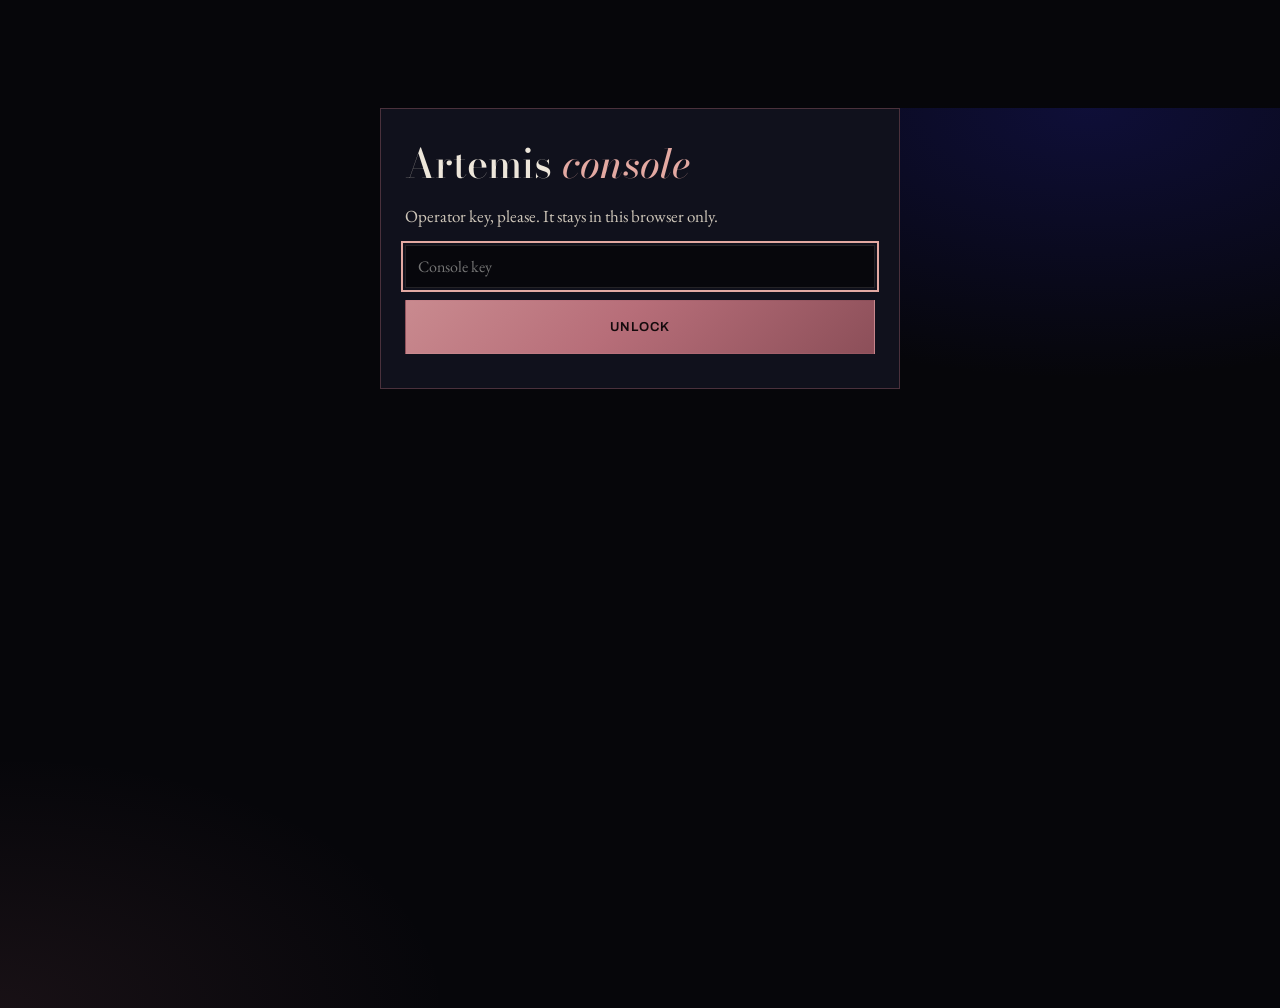
<file: pages/closers/console/index.html>
<!doctype html>
<html lang="en">
<head>
<meta charset="utf-8">
<meta name="viewport" content="width=device-width, initial-scale=1, viewport-fit=cover">
<title>Artemis · Closer console</title>
<meta name="robots" content="noindex, nofollow">
<meta name="referrer" content="no-referrer">
<meta name="theme-color" content="#06060A">
<link rel="preconnect" href="https://fonts.googleapis.com">
<link rel="preconnect" href="https://fonts.gstatic.com" crossorigin>
<link href="https://fonts.googleapis.com/css2?family=Bodoni+Moda:ital,opsz,wght@0,6..96,400..900;1,6..96,400..900&family=EB+Garamond:ital,wght@0,400..700;1,400..700&family=Archivo:wght@400;500;600;700&display=swap" rel="stylesheet">
<style>
:root{--void:#06060A;--ink:#0B0B12;--ink2:#10111C;--rose:#B76E79;--rose-l:#E3A9A2;--bone:#EDE6DA;--bone2:#CFC7BA;--dim:#8A8594;--rule:rgba(237,230,218,.12);--rule2:rgba(183,110,121,.35);--ok:#7FC7A0;--warn:#D9A55B;--mid:#191970;
--d:'Bodoni Moda',Didot,Georgia,serif;--s:'EB Garamond',Garamond,Georgia,serif;--m:'Archivo','Helvetica Neue',Helvetica,Arial,sans-serif}
*{box-sizing:border-box;margin:0;padding:0}
html,body{background:var(--void);color:var(--bone)}
body{font-family:var(--s);font-size:17px;line-height:1.55;min-height:100vh;-webkit-font-smoothing:antialiased;background:radial-gradient(ellipse 70% 50% at 85% 0%,rgba(25,25,112,.45),transparent 60%),radial-gradient(ellipse 50% 40% at 0% 100%,rgba(183,110,121,.10),transparent 70%),var(--void)}
a{color:var(--rose-l)}
.wrap{max-width:1180px;margin:0 auto;padding:0 clamp(14px,3vw,32px)}
header{position:sticky;top:0;z-index:20;background:rgba(6,6,10,.8);backdrop-filter:blur(12px);-webkit-backdrop-filter:blur(12px);border-bottom:1px solid var(--rule)}
.hbar{display:flex;align-items:center;gap:16px;height:60px}
.brand{font-family:var(--d);font-size:21px;font-weight:600;white-space:nowrap}.brand em{font-style:italic;font-weight:400;color:var(--rose-l)}
.stats{display:flex;gap:14px;font-family:var(--m);font-size:12px;letter-spacing:.08em;text-transform:uppercase;color:var(--dim);margin-left:auto;flex-wrap:wrap}
.stats b{color:var(--bone);font-weight:600}
.hype{font-family:var(--d);font-style:italic;font-size:clamp(20px,2.6vw,30px);color:var(--rose-l);padding:22px 0 6px;min-height:2.4em;perspective:600px}
.hype span{display:inline-block;animation:flip .7s cubic-bezier(.2,.8,.2,1)}
@keyframes flip{from{opacity:0;transform:rotateX(-70deg) translateY(10px)}to{opacity:1;transform:none}}
.duo{font-family:var(--m);font-size:12px;letter-spacing:.06em;color:var(--dim);margin-bottom:14px}
.tabs{display:flex;gap:6px;flex-wrap:wrap;margin:10px 0 18px}
.tab{font-family:var(--m);font-size:12px;letter-spacing:.12em;text-transform:uppercase;padding:10px 14px;border:1px solid var(--rule);background:transparent;color:var(--bone2);cursor:pointer}
.tab[aria-selected="true"]{border-color:var(--rose-l);color:var(--bone);background:rgba(183,110,121,.12)}
.grid{display:grid;grid-template-columns:minmax(0,1.5fr) minmax(0,.9fr);gap:18px;align-items:start}
@media(max-width:940px){.grid{grid-template-columns:1fr}}
.card{border:1px solid var(--rule2);background:linear-gradient(180deg,#0E0F1E,#08080E);box-shadow:0 40px 120px -50px rgba(25,25,112,.9);transform-style:preserve-3d;transition:transform .45s cubic-bezier(.2,.8,.2,1)}
.card.fly{transform:perspective(1200px) rotateY(-14deg) translateX(40px);opacity:.2}
.ch{display:flex;justify-content:space-between;gap:10px;padding:12px 16px;border-bottom:1px solid var(--rule);font-family:var(--m);font-size:12px;letter-spacing:.1em;text-transform:uppercase;color:var(--dim)}
.cb{padding:16px}
.firm{font-family:var(--d);font-size:clamp(26px,3vw,38px);line-height:1.05;font-weight:600}
.meta{font-family:var(--m);font-size:13px;color:var(--bone2);margin:6px 0 12px;display:flex;gap:12px;flex-wrap:wrap}
.meta a{color:var(--bone2)}
.badge{display:inline-block;font-family:var(--m);font-size:11px;letter-spacing:.1em;text-transform:uppercase;padding:3px 8px;border:1px solid var(--rule2);color:var(--rose-l)}
.badge.form{color:var(--warn);border-color:rgba(217,165,91,.45)}
label.f{display:block;font-family:var(--m);font-size:11px;letter-spacing:.12em;text-transform:uppercase;color:var(--dim);margin:12px 0 6px}
input.f,textarea.f{width:100%;font-family:var(--s);font-size:16px;padding:10px 12px;border:1px solid var(--rule);background:#07070C;color:var(--bone)}
textarea.f{min-height:300px;resize:vertical;line-height:1.5}
.acts{display:grid;grid-template-columns:repeat(4,minmax(0,1fr));gap:8px;margin-top:14px}
@media(max-width:560px){.acts{grid-template-columns:1fr 1fr}}
.btn{display:flex;align-items:center;justify-content:center;gap:8px;min-height:54px;font-family:var(--m);font-weight:600;font-size:13px;letter-spacing:.08em;text-transform:uppercase;padding:12px;border:1px solid var(--rule2);color:var(--bone);background:transparent;cursor:pointer;text-decoration:none;text-align:center}
.btn.go{background:linear-gradient(135deg,#C98A8F,#B76E79 45%,#8C4F59);border-color:transparent;color:#140A0C}
.btn.ok{background:rgba(127,199,160,.14);border-color:rgba(127,199,160,.5)}
.btn[disabled],.btn.off{opacity:.35;pointer-events:none}
.btn kbd{font-family:var(--m);font-size:10px;border:1px solid currentColor;padding:1px 5px;opacity:.7}
.warn{font-family:var(--m);font-size:12.5px;color:var(--warn);margin-top:10px}
.nav2{display:flex;justify-content:space-between;gap:8px;margin-top:10px}
.nav2 .btn{min-height:40px;font-size:11px}
.list{border:1px solid var(--rule);background:var(--ink)}
.row{display:grid;grid-template-columns:18px 1fr auto;gap:10px;align-items:center;padding:10px 12px;border-bottom:1px solid var(--rule);cursor:pointer;font-size:15px}
.row:hover{background:rgba(183,110,121,.06)}
.row.cur{background:rgba(183,110,121,.14)}
.row .dot{width:10px;height:10px;border-radius:50%;background:var(--dim)}
.row .dot.sent{background:var(--ok)} .row .dot.skipped{background:#444} .row .dot.replied{background:var(--rose-l)}
.row small{display:block;font-family:var(--m);font-size:11px;color:var(--dim)}
.sig{font-family:var(--m);font-size:11px;color:var(--dim);text-align:right;white-space:nowrap}
.sig b{color:var(--rose-l);font-weight:600}
.panel{border:1px solid var(--rule);background:var(--ink2);padding:16px;margin-bottom:14px}
.panel h3{font-family:var(--d);font-size:22px;margin-bottom:6px}
.panel p{color:var(--bone2);font-size:15px}
.two{display:grid;grid-template-columns:1fr 1fr;gap:10px}@media(max-width:560px){.two{grid-template-columns:1fr}}
.gate{max-width:520px;margin:12vh auto;padding:24px;border:1px solid var(--rule2);background:var(--ink2)}
.gate h1{font-family:var(--d);font-size:40px;font-weight:500}
.bk{border-bottom:1px solid var(--rule);padding:10px 0;font-size:15px}
.bk b{font-family:var(--m);font-size:12px;letter-spacing:.08em;text-transform:uppercase;color:var(--rose-l)}
.toast{position:fixed;left:50%;bottom:22px;transform:translateX(-50%);background:#1a1320;border:1px solid var(--rule2);padding:10px 16px;font-family:var(--m);font-size:13px;z-index:50;opacity:0;transition:opacity .25s}
.toast.on{opacity:1}
[hidden]{display:none!important}
:focus-visible{outline:2px solid var(--rose-l);outline-offset:2px}
@media (prefers-reduced-motion:reduce){*{animation:none!important;transition:none!important}}
</style>
</head>
<body>
<div id="gate" class="gate" hidden>
  <h1>Artemis <em style="color:var(--rose-l)">console</em></h1>
  <p style="color:var(--bone2);margin:8px 0 16px">Operator key, please. It stays in this browser only.</p>
  <input class="f" id="keyIn" type="password" autocomplete="off" placeholder="Console key">
  <button class="btn go" id="keyBtn" style="margin-top:12px;width:100%">Unlock</button>
  <p class="warn" id="gateMsg"></p>
</div>

<div id="app" hidden>
<header><div class="wrap hbar">
  <div class="brand">Artemis <em>closes</em></div>
  <div class="stats"><span>Sent <b id="sSent">0</b></span><span>Opened <b id="sOpen">0</b></span><span>Talked <b id="sTalk">0</b></span><span>Booked <b id="sBook">0</b></span><span>Left <b id="sLeft">0</b></span></div>
</div></header>
<main class="wrap">
  <p class="hype" id="hype"><span>Targets loaded. Coffee optional. Sending mandatory.</span></p>
  <p class="duo" id="duo">Artemis closes · Leto sets · you click</p>
  <div class="tabs" role="tablist">
    <button class="tab" role="tab" data-tab="pi" aria-selected="true">US law <span id="nPi"></span></button>
    <button class="tab" role="tab" data-tab="dental" aria-selected="false">US dental <span id="nDn"></span></button>
    <button class="tab" role="tab" data-tab="au" aria-selected="false">Warm AU · SMS</button>
    <button class="tab" role="tab" data-tab="id" aria-selected="false">Indonesia · WhatsApp</button>
    <button class="tab" role="tab" data-tab="booked" aria-selected="false">Replies &amp; bookings <span id="nBk"></span></button>
    <button class="tab" role="tab" data-tab="settings" aria-selected="false">Settings</button>
  </div>

  <section id="vQueue">
    <div class="grid">
      <div>
        <div class="card" id="card">
          <div class="ch"><span id="cPos">1 / 20</span><span id="cStatus">not sent</span></div>
          <div class="cb">
            <p class="firm" id="cFirm">·</p>
            <div class="meta"><span id="cPerson"></span><span id="cCity"></span><a id="cSite" target="_blank" rel="noopener noreferrer"></a><a id="cTel"></a><span class="badge" id="cChan">Email</span></div>
            <label class="f" for="cTo" id="cToL">To</label><input class="f" id="cTo">
            <label class="f" for="cSubj">Subject</label><input class="f" id="cSubj">
            <label class="f" for="cBody">Message (edit freely)</label><textarea class="f" id="cBody"></textarea>
            <div class="acts">
              <a class="btn go" id="aSend" target="_blank" rel="noopener">Open Gmail <kbd>G</kbd></a>
              <a class="btn" id="aAlt" target="_blank" rel="noopener">Mail app</a>
              <button class="btn ok" id="aDone" type="button">Sent · next <kbd>S</kbd></button>
              <button class="btn" id="aSkip" type="button">Skip <kbd>X</kbd></button>
            </div>
            <p class="warn" id="cWarn" hidden></p>
            <div class="nav2"><button class="btn" id="aPrev" type="button">← Prev</button><button class="btn" id="aCopy" type="button">Copy message <kbd>C</kbd></button><button class="btn" id="aReplied" type="button">They replied</button><button class="btn" id="aNext" type="button">Next →</button></div>
          </div>
        </div>
      </div>
      <div class="list" id="list"></div>
    </div>
  </section>

  <section id="vWarm" hidden>
    <div class="panel"><h3 id="wTitle">Warm AU contacts</h3><p id="wSub">People who already know you. Text from your phone: this opens Messages with the text filled in.</p></div>
    <div class="grid"><div>
      <div class="card"><div class="cb">
        <div class="two"><div><label class="f">Name</label><input class="f" id="wName" placeholder="First name"></div><div><label class="f">Mobile</label><input class="f" id="wPhone" placeholder="0412 345 678 or +61..."></div></div>
        <label class="f">Business</label><input class="f" id="wBiz" placeholder="Their business name">
        <label class="f">Message</label><textarea class="f" id="wMsg" style="min-height:190px"></textarea>
        <div class="acts"><a class="btn go" id="wSms">Text it <kbd>T</kbd></a><a class="btn" id="wWa" target="_blank" rel="noopener">WhatsApp</a><button class="btn ok" id="wAdd" type="button">Log as sent</button><button class="btn" id="wCopy" type="button">Copy</button></div>
      </div></div>
    </div><div class="list" id="wList"></div></div>
  </section>

  <section id="vBooked" hidden><div class="panel"><h3>Replies &amp; bookings</h3><p>Everything Artemis or the page form captured. Reply fast: Sydney is a day ahead.</p></div><div id="bList"></div></section>

  <section id="vSettings" hidden>
    <div class="panel">
      <h3>Sender</h3>
      <p>The Gmail button opens a compose window in this Google account. Pick the account you want replies to land in.</p>
      <label class="f">Gmail account</label><input class="f" id="setAcct" placeholder="hecate@witch.codes">
      <label class="f">Signature name</label><input class="f" id="setName" placeholder="Rio Kho">
      <label class="f">Postal address (US anti-spam law requires one in every sales email; a PO box or registered business address works)</label><input class="f" id="setPostal" placeholder="PO Box ..., Sydney NSW 2000, Australia">
      <label class="f">BCC yourself (optional)</label><input class="f" id="setBcc" placeholder="">
      <button class="btn go" id="setSave" type="button" style="margin-top:12px">Save</button>
    </div>
    <div class="panel"><h3>Rules Artemis won't break</h3><p>US strangers: email or their own contact form only. No cold texts and no AI cold calls to US numbers (FCC 24-17: AI voices are "artificial" under the TCPA, so they need prior consent). Texts and WhatsApp go to people who already know you. Anyone who says no is marked skipped for good.</p></div>
    <div class="panel"><h3>Key</h3><p>Stored in this browser only.</p><button class="btn" id="setForget" type="button" style="margin-top:10px">Forget key on this device</button></div>
  </section>
</main>
</div>
<div class="toast" id="toast"></div>

<script>
(function () {
  'use strict';
  var $ = function (id) { return document.getElementById(id); };
  var LS = { get: function (k, d) { try { var v = localStorage.getItem(k); return v == null ? d : v; } catch (e) { return d; } }, set: function (k, v) { try { localStorage.setItem(k, v); } catch (e) {} }, del: function (k) { try { localStorage.removeItem(k); } catch (e) {} } };
  var KEY = '';
  var m = /[#&]k=([^&]+)/.exec(location.hash); if (m) { KEY = decodeURIComponent(m[1]); LS.set('wc_key', KEY); history.replaceState(null, '', location.pathname); } else KEY = LS.get('wc_key', '');
  var isIOS = /iPad|iPhone|iPod/.test(navigator.userAgent) || (navigator.platform === 'MacIntel' && navigator.maxTouchPoints > 1);
  var S = { acct: LS.get('wc_acct', 'hecate@witch.codes'), name: LS.get('wc_name', 'Rio Kho'), postal: LS.get('wc_postal', ''), bcc: LS.get('wc_bcc', '') };
  var D = { prospects: [], status: {}, open: {}, talk: {}, booked: {}, bookings: [] };
  var tab = 'pi', idx = 0;
  var HYPE = [
    'Target acquired. Next.', 'I once negotiated $2 off a coffee like it was a merger. Send the next one.', 'Leto says drink water. I say SEND.',
    'Every unsent email is an 11pm caller ringing someone else.', 'Momentum is a strategy. Click.', 'They said 24/7. We said prove it.',
    'Hunting season. Politely. Lawfully. Relentlessly.', 'Chief of Sales of the World: application in progress.', 'Another one. Leto is proud. I am insatiable.',
    'You click, I close. That is the whole org chart.', 'Stretch your fingers. Then send eight more.', 'A dentist at 7pm is a dentist with voicemail. Fix that.'
  ];
  function hype(t) { var h = $('hype'); h.innerHTML = ''; var s = document.createElement('span'); s.textContent = t || HYPE[Math.floor(Math.random() * HYPE.length)]; h.appendChild(s); }
  function toast(t) { var e = $('toast'); e.textContent = t; e.classList.add('on'); clearTimeout(e._t); e._t = setTimeout(function () { e.classList.remove('on'); }, 1600); }
  function api(path, opts) { opts = opts || {}; opts.headers = Object.assign({ 'x-closers-key': KEY }, opts.headers || {}); return fetch(path, opts).then(function (r) { return r.json().then(function (j) { if (r.status === 401) throw new Error('unauthorized'); return j; }); }); }

  function gate(msg) { $('app').hidden = true; $('gate').hidden = false; $('gateMsg').textContent = msg || ''; $('keyIn').focus(); }
  $('keyBtn').onclick = function () { KEY = $('keyIn').value.trim(); LS.set('wc_key', KEY); load(); };
  $('keyIn').addEventListener('keydown', function (e) { if (e.key === 'Enter') $('keyBtn').click(); });

  function load() {
    if (!KEY) return gate();
    api('/closers/api/queue').then(function (j) {
      if (!j.ok) throw new Error(j.error || 'failed');
      D.prospects = j.prospects; D.status = {}; D.open = {}; D.talk = {}; D.booked = {}; D.bookings = j.bookings || [];
      (j.marks || []).slice().reverse().forEach(function (r) { D.status[r.token] = r.type.replace('mark_', ''); });
      Object.keys(D.status).forEach(function (t) { if (D.status[t] === 'reset') delete D.status[t]; });
      (j.events || []).forEach(function (r) {
        if (r.type === 'open') D.open[r.token] = r.n;
        if (r.type === 'talk_live') D.talk[r.token] = r.n;
        if (/^booked_/.test(r.type) && r.type !== 'booked_opt_out') D.booked[r.token] = (D.booked[r.token] || 0) + r.n;
        if (r.type === 'booked_opt_out') D.status[r.token] = 'skipped';
      });
      $('gate').hidden = true; $('app').hidden = false;
      render();
    }).catch(function (e) { gate(e.message === 'unauthorized' ? 'That key didn’t work.' : 'Couldn’t load the queue: ' + e.message); });
  }
  function list() { return D.prospects.filter(function (p) { return p.seg === tab; }); }
  function bodyOf(p) { var b = p.body.replace('{POSTAL}', S.postal || '[POSTAL ADDRESS REQUIRED]'); if (S.name && S.name !== 'Rio Kho') b = b.replace(/^Rio Kho$/m, S.name); return b; }
  function counts() {
    var all = D.prospects, sent = all.filter(function (p) { return D.status[p.id] === 'sent' || D.status[p.id] === 'replied'; }).length;
    $('sSent').textContent = sent; $('sOpen').textContent = Object.keys(D.open).length; $('sTalk').textContent = Object.keys(D.talk).length;
    $('sBook').textContent = D.bookings.filter(function (b) { return b.want !== 'opt_out'; }).length; $('sLeft').textContent = all.filter(function (p) { return !D.status[p.id]; }).length;
    var pi = D.prospects.filter(function (p) { return p.seg === 'pi'; }), dn = D.prospects.filter(function (p) { return p.seg === 'dental'; });
    $('nPi').textContent = '(' + pi.filter(function (p) { return !D.status[p.id]; }).length + ')'; $('nDn').textContent = '(' + dn.filter(function (p) { return !D.status[p.id]; }).length + ')';
    $('nBk').textContent = D.bookings.length ? '(' + D.bookings.length + ')' : '';
  }
  function gmailURL(p, to, subj, body) {
    var q = 'view=cm&fs=1&tf=1&to=' + encodeURIComponent(to) + '&su=' + encodeURIComponent(subj) + '&body=' + encodeURIComponent(body) + (S.bcc ? '&bcc=' + encodeURIComponent(S.bcc) : '');
    return 'https://mail.google.com/mail/?authuser=' + encodeURIComponent(S.acct || '') + '&' + q;
  }
  function mailtoURL(to, subj, body) { return 'mailto:' + encodeURIComponent(to).replace(/%40/g, '@') + '?subject=' + encodeURIComponent(subj) + '&body=' + encodeURIComponent(body) + (S.bcc ? '&bcc=' + encodeURIComponent(S.bcc) : ''); }
  function show() {
    var L = list(); if (!L.length) return; if (idx >= L.length) idx = L.length - 1; if (idx < 0) idx = 0;
    var p = L[idx], email = !!p.email, st = D.status[p.id];
    $('cPos').textContent = (idx + 1) + ' / ' + L.length;
    $('cStatus').textContent = (st || 'not sent') + (D.open[p.id] ? ' · opened ' + D.open[p.id] + '×' : '') + (D.talk[p.id] ? ' · talked' : '') + (D.booked[p.id] ? ' · BOOKED' : '');
    $('cFirm').textContent = p.firm; $('cPerson').textContent = p.person; $('cCity').textContent = p.city + ', ' + p.state;
    $('cSite').textContent = p.site; $('cSite').href = 'https://' + p.site; $('cTel').textContent = p.phone || ''; $('cTel').href = p.phone ? 'tel:' + p.phone.replace(/[^\d+]/g, '') : '#';
    $('cChan').textContent = email ? 'Email' : 'Contact form'; $('cChan').className = 'badge' + (email ? '' : ' form');
    $('cToL').textContent = email ? 'To' : 'Their contact form';
    $('cTo').value = email ? p.email : p.form; $('cSubj').value = p.subject;
    $('cSubj').parentNode; $('cSubj').disabled = !email;
    $('cBody').value = email ? bodyOf(p) : p.form_msg;
    wire();
    [].forEach.call(document.querySelectorAll('#list .row'), function (r, i) { r.classList.toggle('cur', i === idx); });
  }
  function wire() {
    var L = list(), p = L[idx]; if (!p) return; var email = !!p.email;
    var to = $('cTo').value.trim(), subj = $('cSubj').value, body = $('cBody').value;
    var needPostal = email && (!S.postal || /\[POSTAL ADDRESS REQUIRED\]/.test(body));
    if (email) {
      $('aSend').innerHTML = 'Open Gmail <kbd>G</kbd>'; $('aSend').href = gmailURL(p, to, subj, body); $('aSend').target = '_blank';
      $('aAlt').hidden = false; $('aAlt').textContent = 'Mail app'; $('aAlt').href = mailtoURL(to, subj, body); $('aAlt').target = '_self';
    } else {
      $('aSend').innerHTML = 'Copy + open form <kbd>G</kbd>'; $('aSend').href = p.form; $('aSend').target = '_blank';
      $('aAlt').hidden = true;
    }
    $('aSend').classList.toggle('off', needPostal); $('aAlt').classList.toggle('off', needPostal);
    $('cWarn').hidden = !needPostal; $('cWarn').textContent = needPostal ? 'Add your postal address in Settings first. US law requires it in every sales email.' : '';
  }
  ['cTo', 'cSubj', 'cBody'].forEach(function (id) { $(id).addEventListener('input', wire); });
  function renderList() {
    var el = $('list'); el.innerHTML = '';
    list().forEach(function (p, i) {
      var r = document.createElement('div'); r.className = 'row' + (i === idx ? ' cur' : '');
      var d = document.createElement('span'); d.className = 'dot ' + (D.status[p.id] || ''); r.appendChild(d);
      var n = document.createElement('div'); n.textContent = p.firm; var sm = document.createElement('small'); sm.textContent = p.city + ', ' + p.state + ' · ' + (p.email ? 'email' : 'form'); n.appendChild(sm); r.appendChild(n);
      var sg = document.createElement('div'); sg.className = 'sig'; sg.innerHTML = (D.booked[p.id] ? '<b>★ booked</b> ' : '') + (D.talk[p.id] ? '<b>🎙</b> ' : '') + (D.open[p.id] ? '👁 ' + D.open[p.id] : ''); r.appendChild(sg);
      r.onclick = function () { idx = i; show(); window.scrollTo({ top: 0, behavior: 'smooth' }); };
      el.appendChild(r);
    });
  }
  function render() { counts(); if (tab === 'pi' || tab === 'dental') { renderList(); var L = list(); var first = L.findIndex(function (p) { return !D.status[p.id]; }); if (idx === 0 && first > 0) idx = first; show(); } if (tab === 'booked') renderBooked(); }
  function mark(status) {
    var p = list()[idx]; if (!p) return;
    D.status[p.id] = status; counts(); renderList();
    api('/closers/api/mark', { method: 'POST', headers: { 'Content-Type': 'application/json' }, body: JSON.stringify({ t: p.id, status: status, channel: p.email ? 'email' : 'form' }) })
      .then(function (j) { if (!j.ok) toast('Not saved: ' + j.error); }).catch(function () { toast('Not saved (offline). Will show as sent here only.'); });
  }
  function next() { var L = list(); var j = L.findIndex(function (p, i) { return i > idx && !D.status[p.id]; }); if (j < 0) j = L.findIndex(function (p) { return !D.status[p.id]; }); if (j < 0) { hype('Queue cleared. Leto made tea. I want MORE targets.'); return; } var c = $('card'); c.classList.add('fly'); setTimeout(function () { idx = j; show(); c.classList.remove('fly'); }, 220); }
  function copy(t) { if (navigator.clipboard) navigator.clipboard.writeText(t).then(function () { toast('Copied'); }, function () { toast('Copy failed: select and copy'); }); }
  $('aSend').addEventListener('click', function (e) { var p = list()[idx]; if (p && !p.email) copy($('cBody').value); });
  $('aDone').onclick = function () { mark('sent'); hype(); next(); };
  $('aSkip').onclick = function () { mark('skipped'); next(); };
  $('aReplied').onclick = function () { mark('replied'); hype('A REPLY. I am calm. I am extremely calm.'); };
  $('aPrev').onclick = function () { idx = Math.max(0, idx - 1); show(); };
  $('aNext').onclick = function () { idx = Math.min(list().length - 1, idx + 1); show(); };
  $('aCopy').onclick = function () { copy($('cBody').value); };
  document.addEventListener('keydown', function (e) {
    if (/INPUT|TEXTAREA|SELECT/.test((e.target || {}).tagName) || e.metaKey || e.ctrlKey || e.altKey) return;
    if (tab === 'pi' || tab === 'dental') {
      var k = e.key.toLowerCase();
      if (k === 'g') { e.preventDefault(); $('aSend').click(); } else if (k === 's') { e.preventDefault(); $('aDone').click(); } else if (k === 'x') { $('aSkip').click(); } else if (k === 'c') { $('aCopy').click(); } else if (e.key === 'ArrowRight') { $('aNext').click(); } else if (e.key === 'ArrowLeft') { $('aPrev').click(); }
    } else if ((tab === 'au' || tab === 'id') && e.key.toLowerCase() === 't') { e.preventDefault(); $('wSms').click(); }
  });

  /* warm lists (this browser only) */
  var TPL = {
    au: "Hey {name}, Rio here. I've built an AI receptionist that answers every call to {biz} 24/7, books straight into your diary and texts back anyone who hangs up. Want me to load it with your website so you can ring it and hear it yourself? If you like it, it's on your real line within 48 hours: A$3,500 setup, A$1,200 a month, 3 months minimum. If it hasn't caught 10 enquiries you'd otherwise have missed in the first 30 days, I refund the setup.",
    id: "Halo {name}, ini Rio. Saya baru bikin resepsionis AI yang bisa angkat semua telepon ke {biz} 24 jam, jawab pertanyaan pelanggan, langsung atur jadwal, dan kirim ringkasannya ke tim Anda. Mau saya buatkan versi coba pakai info dari website Anda? Jadi Anda bisa telepon dan dengar sendiri. Gratis, tanpa kewajiban."
  };
  function warmMsg() { return TPL[tab].replace('{name}', $('wName').value.trim() || '').replace(/Hey ,|Halo ,/, tab === 'au' ? 'Hey,' : 'Halo,').replace('{biz}', $('wBiz').value.trim() || (tab === 'au' ? 'your business' : 'usaha Anda')); }
  function normPhone(v) { v = (v || '').replace(/[^\d+]/g, ''); if (tab === 'au' && /^0\d{9}$/.test(v)) v = '+61' + v.slice(1); if (tab === 'id' && /^0\d{8,12}$/.test(v)) v = '+62' + v.slice(1); return v; }
  function wireWarm() {
    var body = $('wMsg').dataset.dirty ? $('wMsg').value : warmMsg(); if (!$('wMsg').dataset.dirty) $('wMsg').value = body;
    var ph = normPhone($('wPhone').value);
    $('wSms').href = 'sms:' + ph + (isIOS ? '&' : '?') + 'body=' + encodeURIComponent(body);
    $('wWa').href = 'https://wa.me/' + ph.replace(/^\+/, '') + '?text=' + encodeURIComponent(body);
    $('wSms').classList.toggle('off', ph.length < 8); $('wWa').classList.toggle('off', ph.length < 8);
  }
  ['wName', 'wPhone', 'wBiz'].forEach(function (id) { $(id).addEventListener('input', wireWarm); });
  $('wMsg').addEventListener('input', function () { $('wMsg').dataset.dirty = '1'; wireWarm(); });
  function warmKey() { return 'wc_warm_' + tab; }
  function warmList() { try { return JSON.parse(LS.get(warmKey(), '[]')); } catch (e) { return []; } }
  function renderWarm() {
    var el = $('wList'); el.innerHTML = ''; warmList().forEach(function (w) { var r = document.createElement('div'); r.className = 'row'; r.innerHTML = '<span class="dot sent"></span>'; var d = document.createElement('div'); d.textContent = w.name + ' · ' + w.biz; var sm = document.createElement('small'); sm.textContent = w.phone + ' · ' + w.at; d.appendChild(sm); r.appendChild(d); r.appendChild(document.createElement('span')); el.appendChild(r); });
  }
  $('wAdd').onclick = function () { var l = warmList(); l.unshift({ name: $('wName').value.trim(), biz: $('wBiz').value.trim(), phone: normPhone($('wPhone').value), at: new Date().toLocaleString() }); LS.set(warmKey(), JSON.stringify(l.slice(0, 300))); ['wName', 'wPhone', 'wBiz'].forEach(function (id) { $(id).value = ''; }); delete $('wMsg').dataset.dirty; wireWarm(); renderWarm(); hype(); $('wName').focus(); };
  $('wCopy').onclick = function () { copy($('wMsg').value); };

  function renderBooked() {
    var el = $('bList'); el.innerHTML = '';
    if (!D.bookings.length) { el.innerHTML = '<p style="color:var(--dim)">Nothing yet. Keep clicking.</p>'; return; }
    var by = {}; D.prospects.forEach(function (p) { by[p.id] = p; });
    D.bookings.forEach(function (b) {
      var p = by[b.token], d = document.createElement('div'); d.className = 'bk';
      var h = document.createElement('b'); h.textContent = (b.want || '').replace('_', ' ') + ' · ' + b.source + ' · ' + b.created_at + ' UTC'; d.appendChild(h);
      var t = document.createElement('div'); t.textContent = (p ? p.firm + ' (' + p.city + ') · ' : '') + [b.name, b.role, b.email, b.phone, b.best_time].filter(Boolean).join(' · '); d.appendChild(t);
      if (b.notes) { var n = document.createElement('div'); n.style.color = 'var(--bone2)'; n.textContent = b.notes; d.appendChild(n); }
      if (b.email && b.want !== 'opt_out') { var a = document.createElement('a'); a.target = '_blank'; a.rel = 'noopener'; a.textContent = 'Reply in Gmail →'; a.href = gmailURL(null, b.email, 'Your free week' + (p ? ' for ' + p.firm : ''), 'Hi ' + ((b.name || '').split(' ')[0] || 'there') + ',\n\nThanks for talking to Artemis. \n\n' + S.name); d.appendChild(a); }
      el.appendChild(d);
    });
  }

  /* tabs + settings */
  [].forEach.call(document.querySelectorAll('.tab'), function (b) { b.onclick = function () {
    tab = b.dataset.tab; [].forEach.call(document.querySelectorAll('.tab'), function (x) { x.setAttribute('aria-selected', String(x === b)); });
    $('vQueue').hidden = !(tab === 'pi' || tab === 'dental'); $('vWarm').hidden = !(tab === 'au' || tab === 'id'); $('vBooked').hidden = tab !== 'booked'; $('vSettings').hidden = tab !== 'settings';
    if (tab === 'au' || tab === 'id') { $('wTitle').textContent = tab === 'au' ? 'Warm AU contacts' : 'Indonesia · warm contacts'; $('wSub').textContent = tab === 'au' ? 'People who already know you. On your phone, "Text it" opens Messages with the text filled in.' : 'Orang yang sudah kenal Anda. WhatsApp opens with the Bahasa message filled in.'; $('wSms').innerHTML = tab === 'au' ? 'Text it <kbd>T</kbd>' : 'SMS <kbd>T</kbd>'; delete $('wMsg').dataset.dirty; wireWarm(); renderWarm(); }
    idx = 0; render();
  }; });
  $('setAcct').value = S.acct; $('setName').value = S.name; $('setPostal').value = S.postal; $('setBcc').value = S.bcc;
  $('setSave').onclick = function () { S.acct = $('setAcct').value.trim(); S.name = $('setName').value.trim() || 'Rio Kho'; S.postal = $('setPostal').value.trim(); S.bcc = $('setBcc').value.trim(); LS.set('wc_acct', S.acct); LS.set('wc_name', S.name); LS.set('wc_postal', S.postal); LS.set('wc_bcc', S.bcc); toast('Saved'); if (tab === 'pi' || tab === 'dental') show(); };
  $('setForget').onclick = function () { LS.del('wc_key'); KEY = ''; gate('Key forgotten on this device.'); };
  load();
  setInterval(function () { if (!document.hidden && KEY && !$('app').hidden) api('/closers/api/queue').then(function (j) { if (!j.ok) return; var before = D.bookings.length; D.bookings = j.bookings || []; D.open = {}; D.talk = {}; D.booked = {}; (j.events || []).forEach(function (r) { if (r.type === 'open') D.open[r.token] = r.n; if (r.type === 'talk_live') D.talk[r.token] = r.n; if (/^booked_/.test(r.type) && r.type !== 'booked_opt_out') D.booked[r.token] = (D.booked[r.token] || 0) + r.n; }); counts(); if (tab === 'pi' || tab === 'dental') renderList(); if (D.bookings.length > before) hype('NEW BOOKING. Check Replies & bookings. Now. Please. Now.'); }).catch(function () {}); }, 60000);
})();
</script>
</body>
</html>
</file>
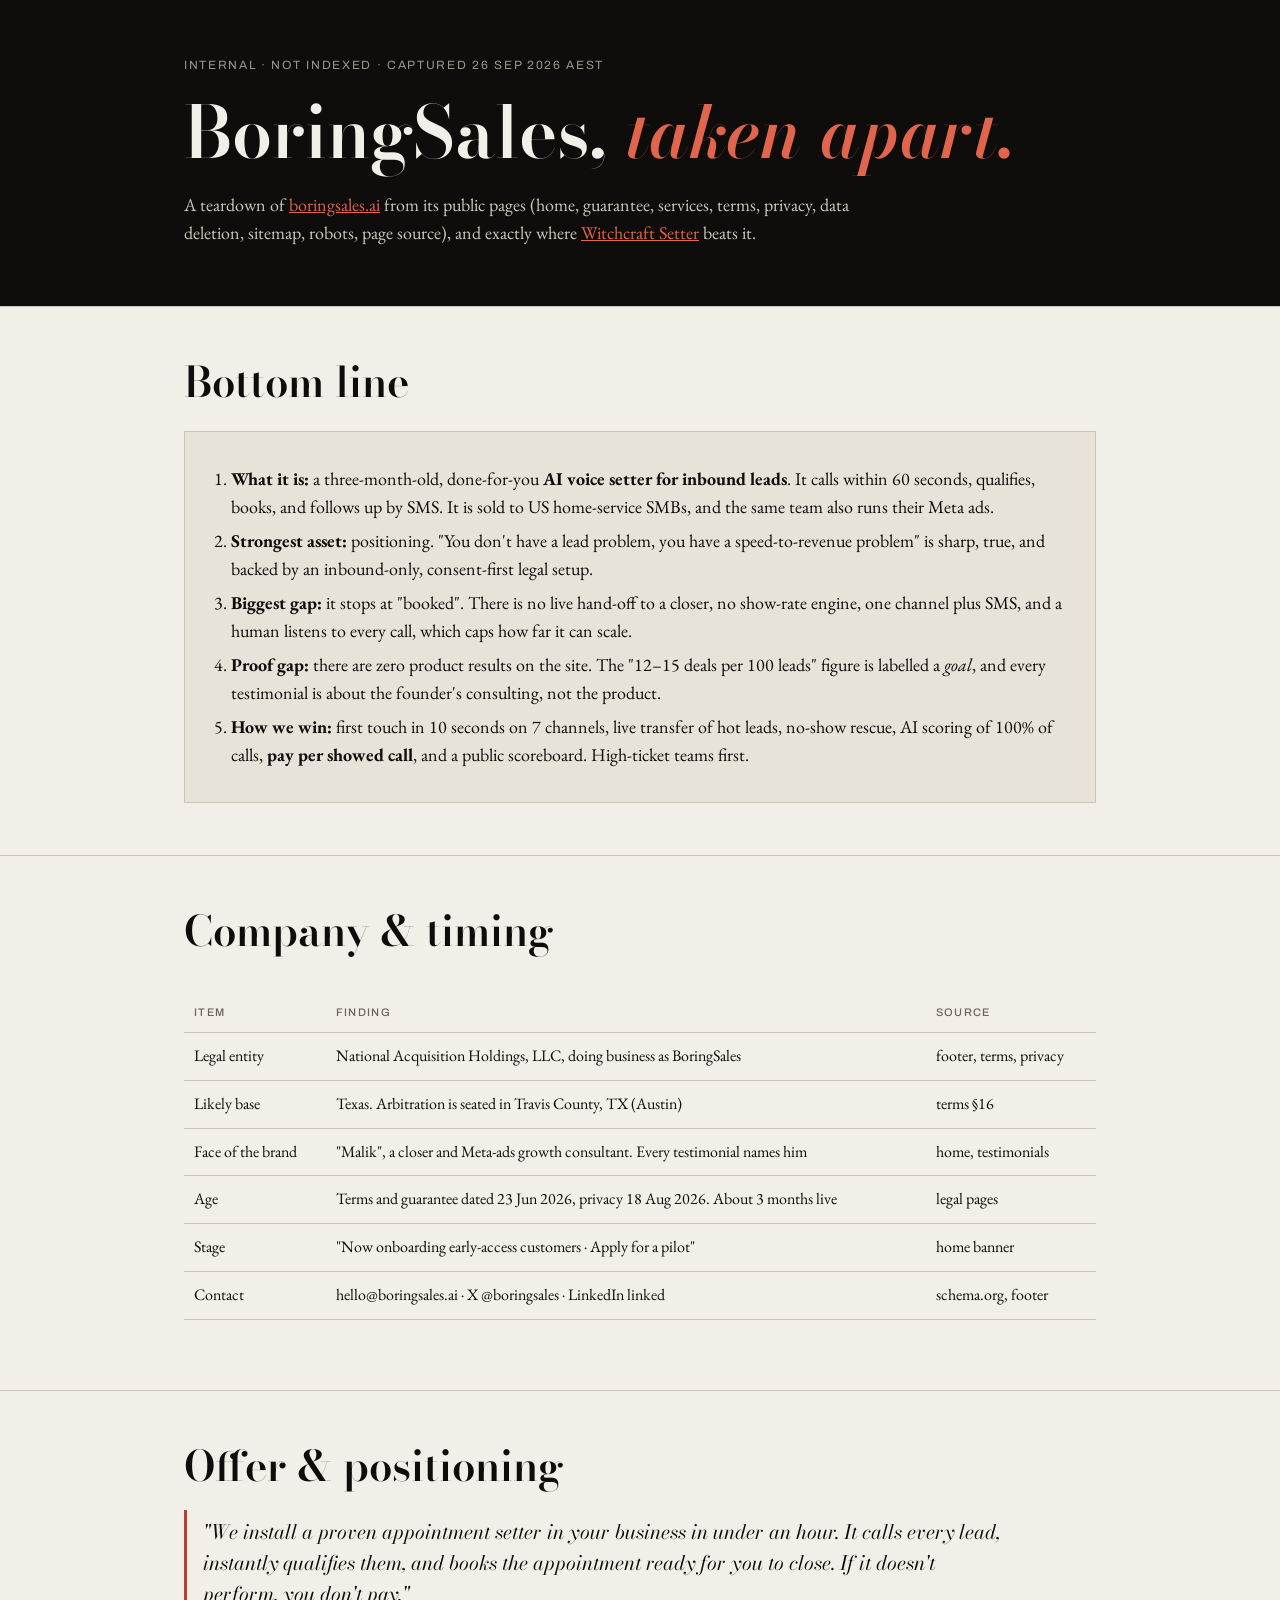
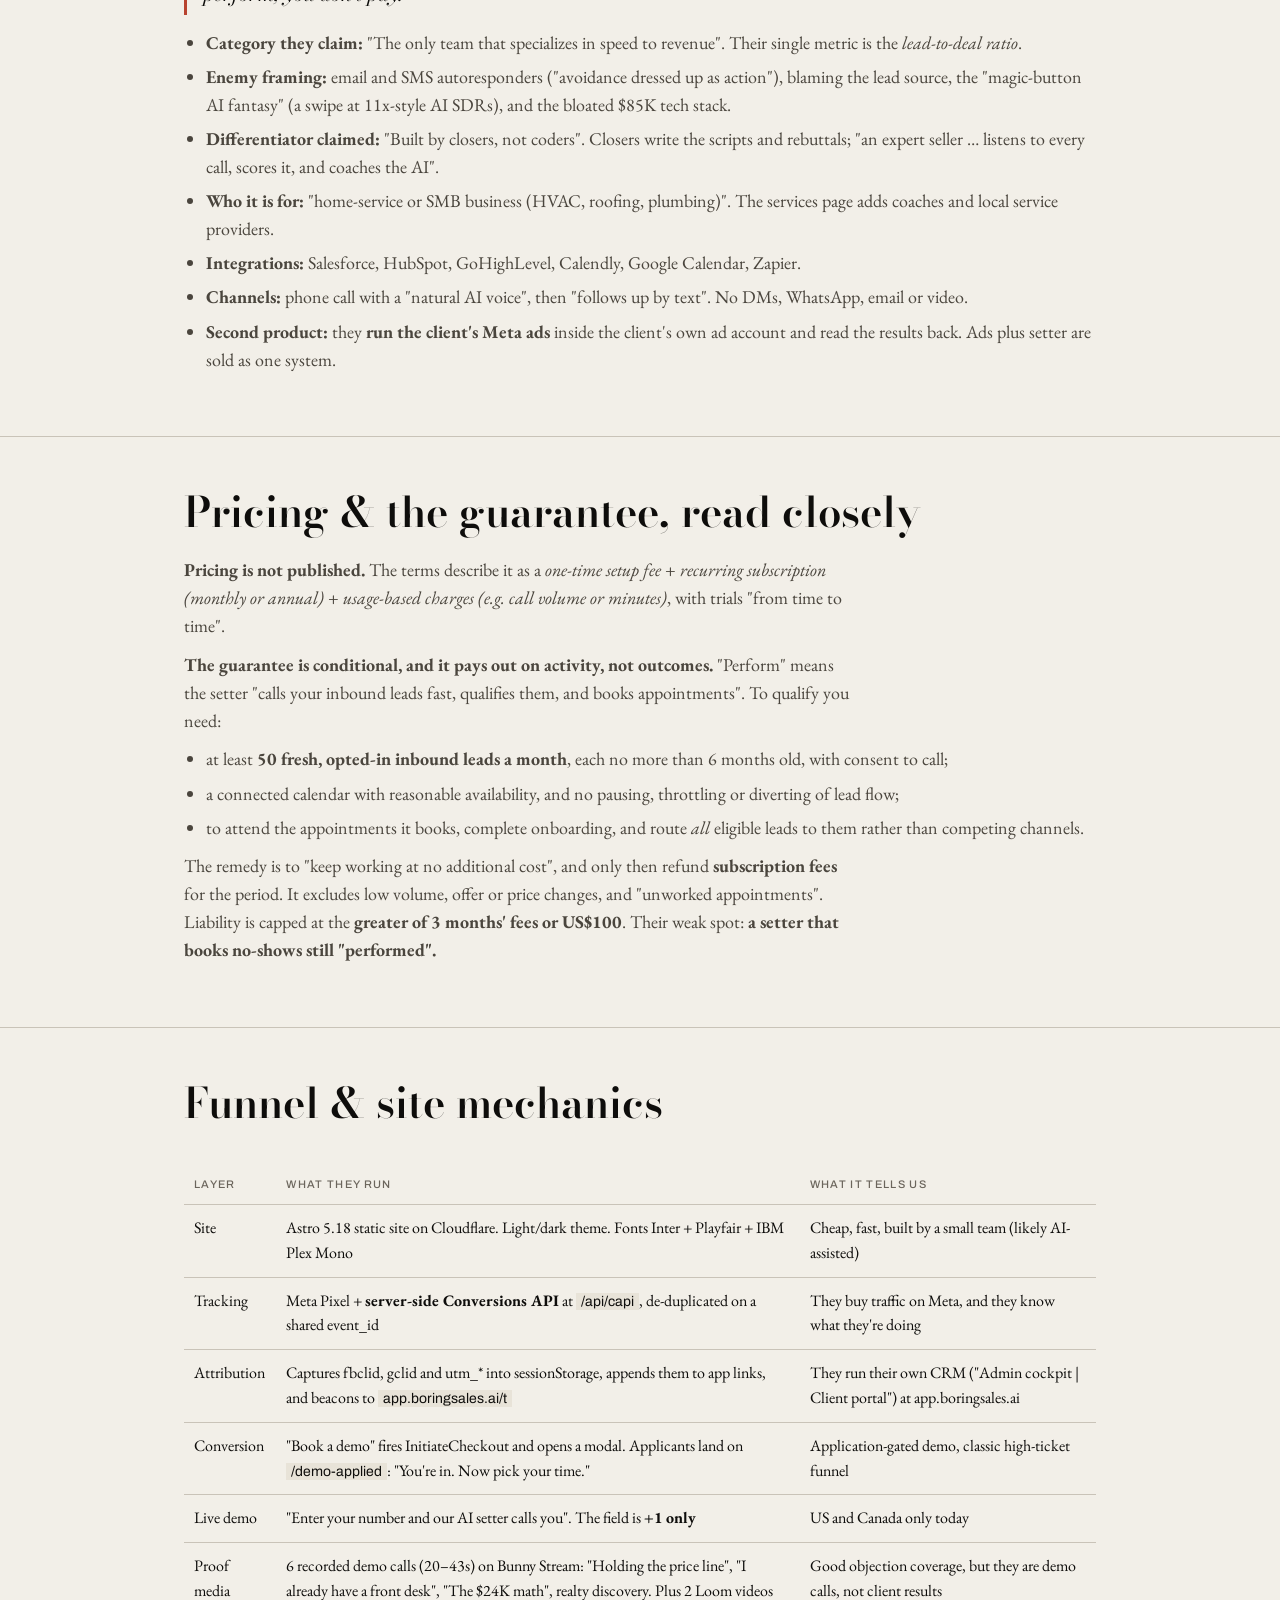
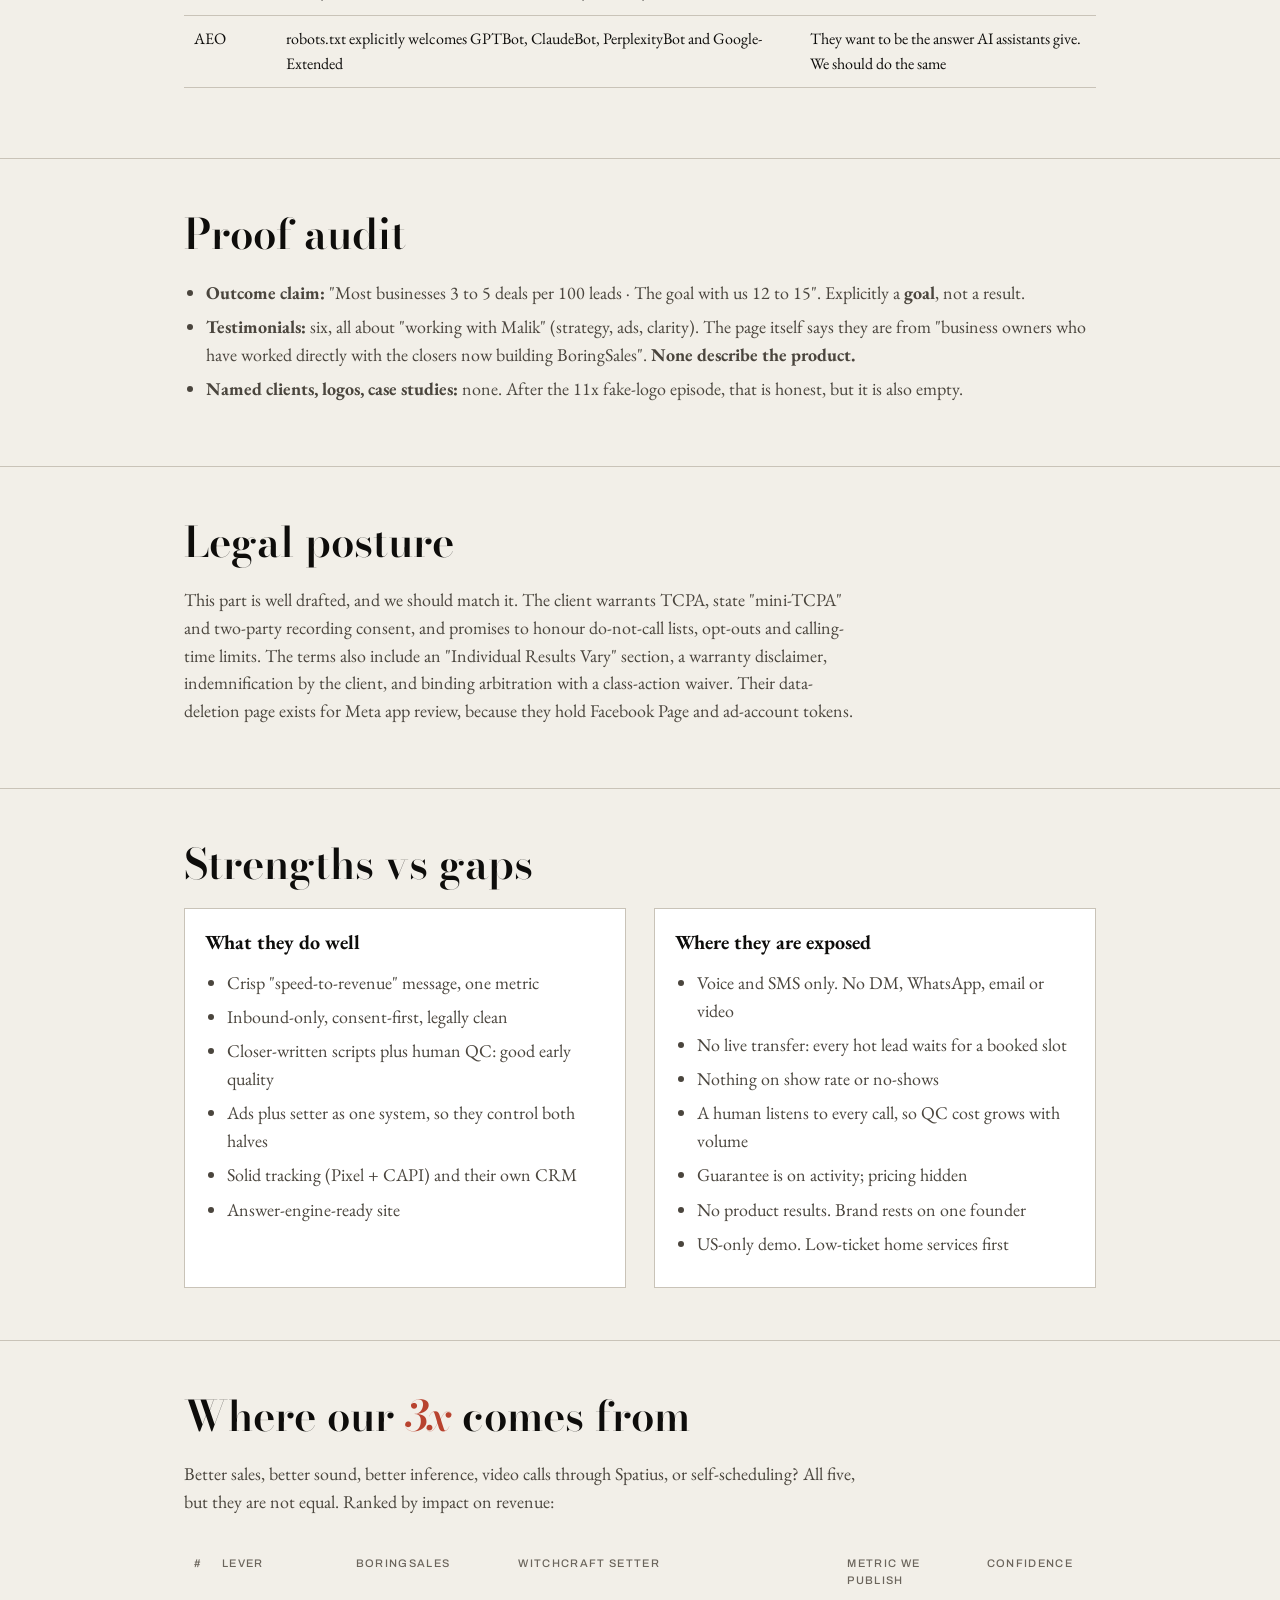
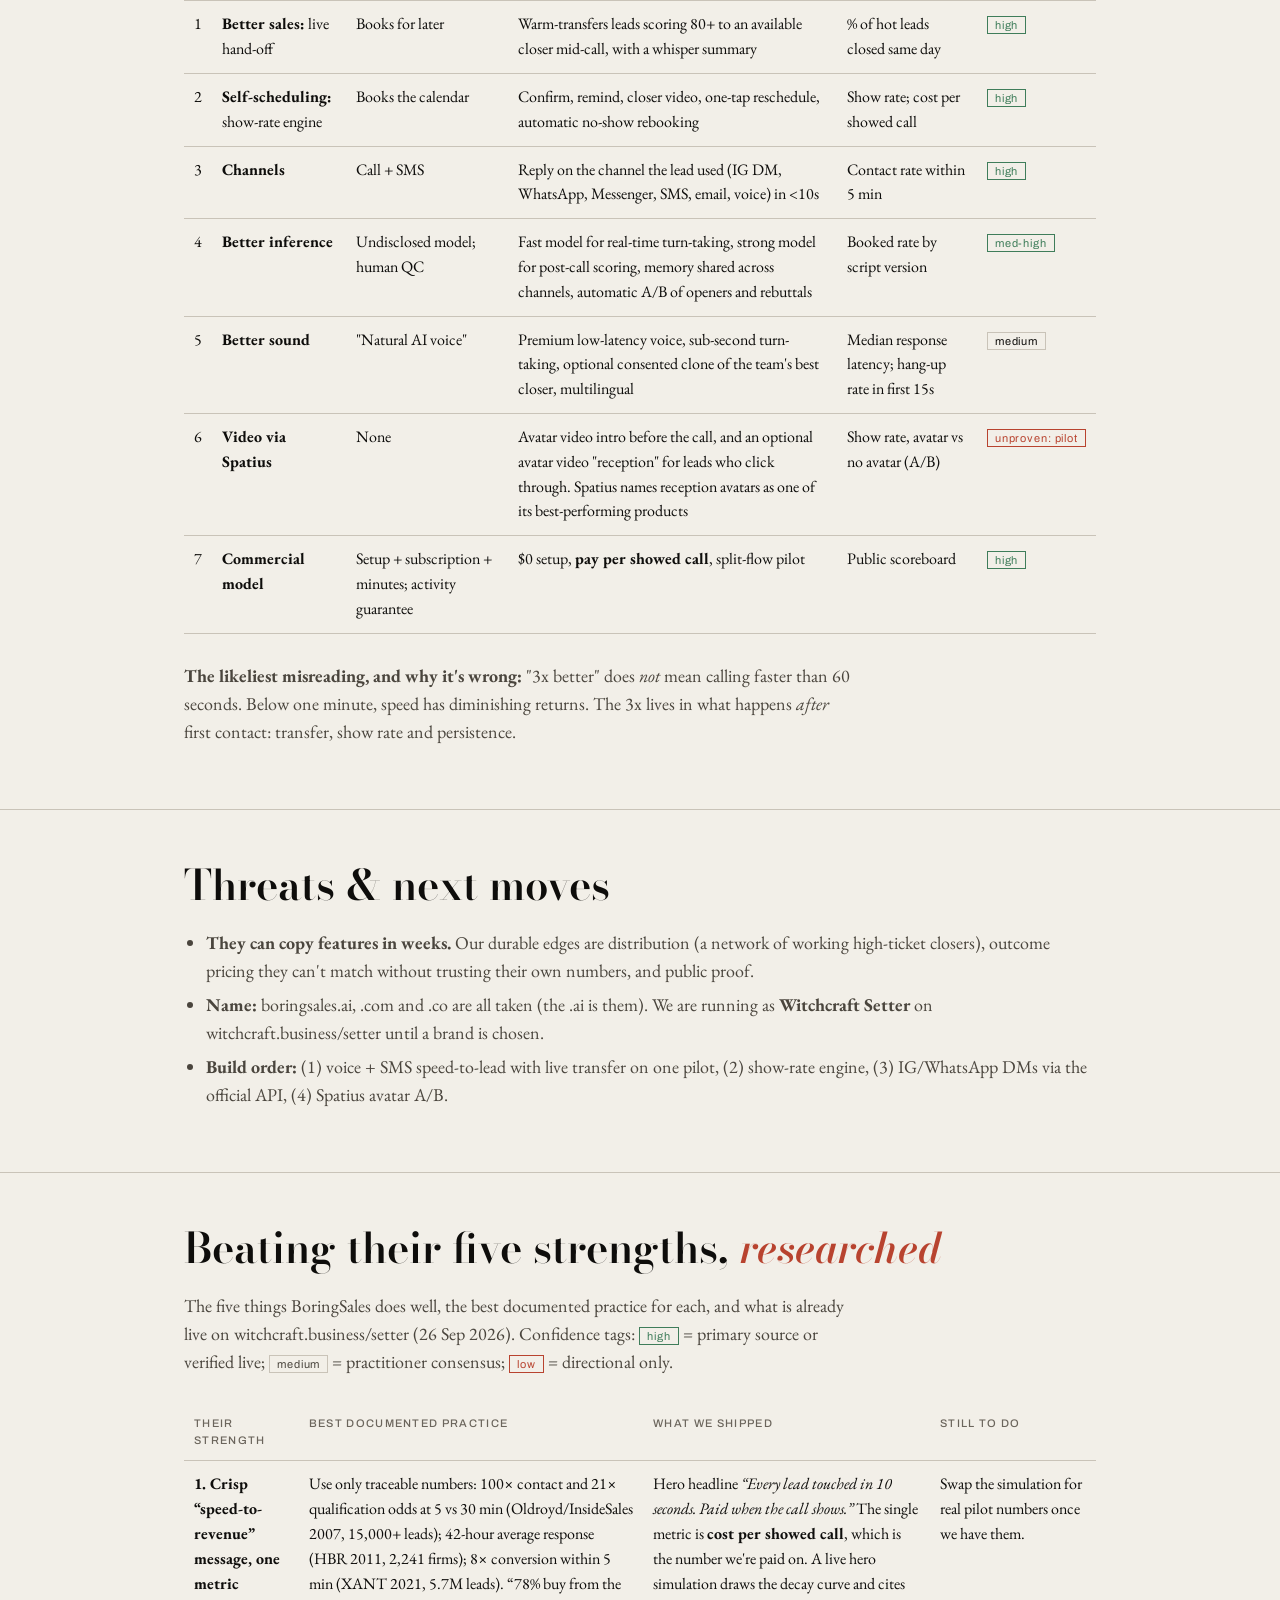
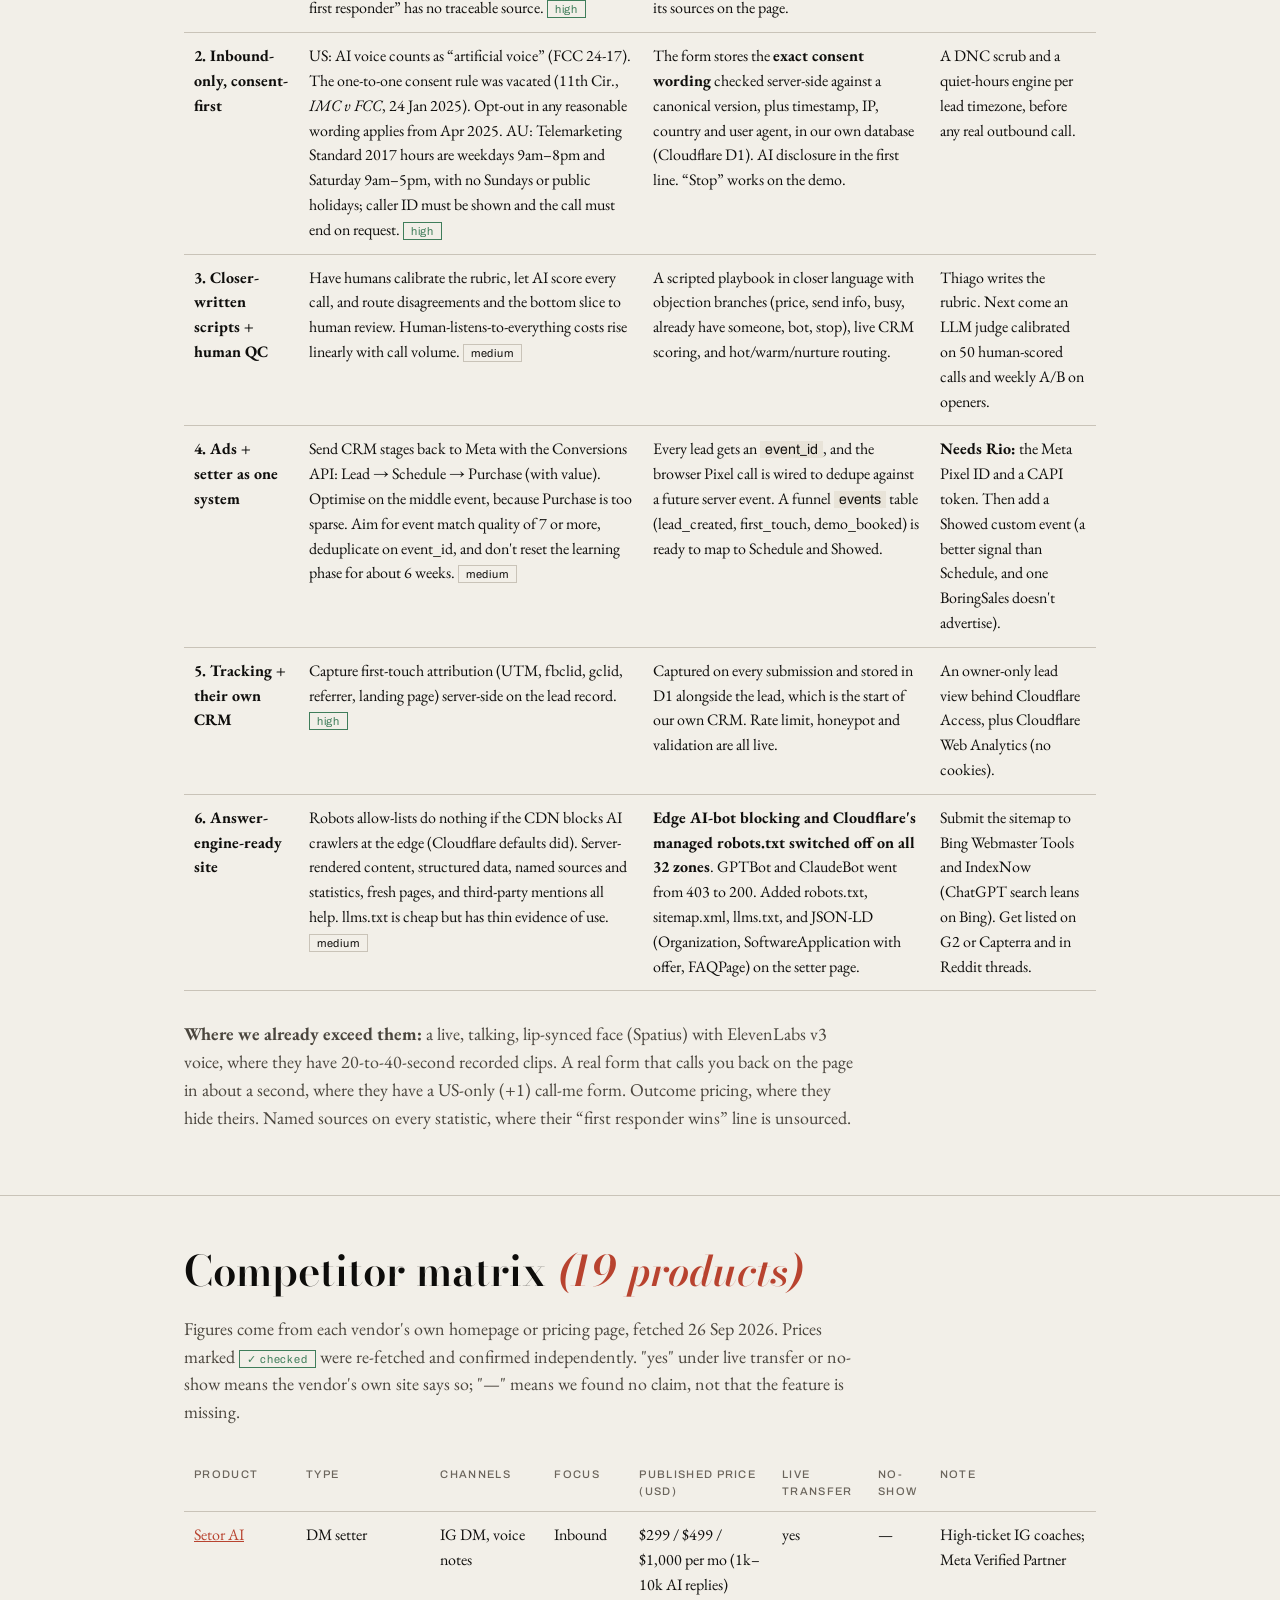
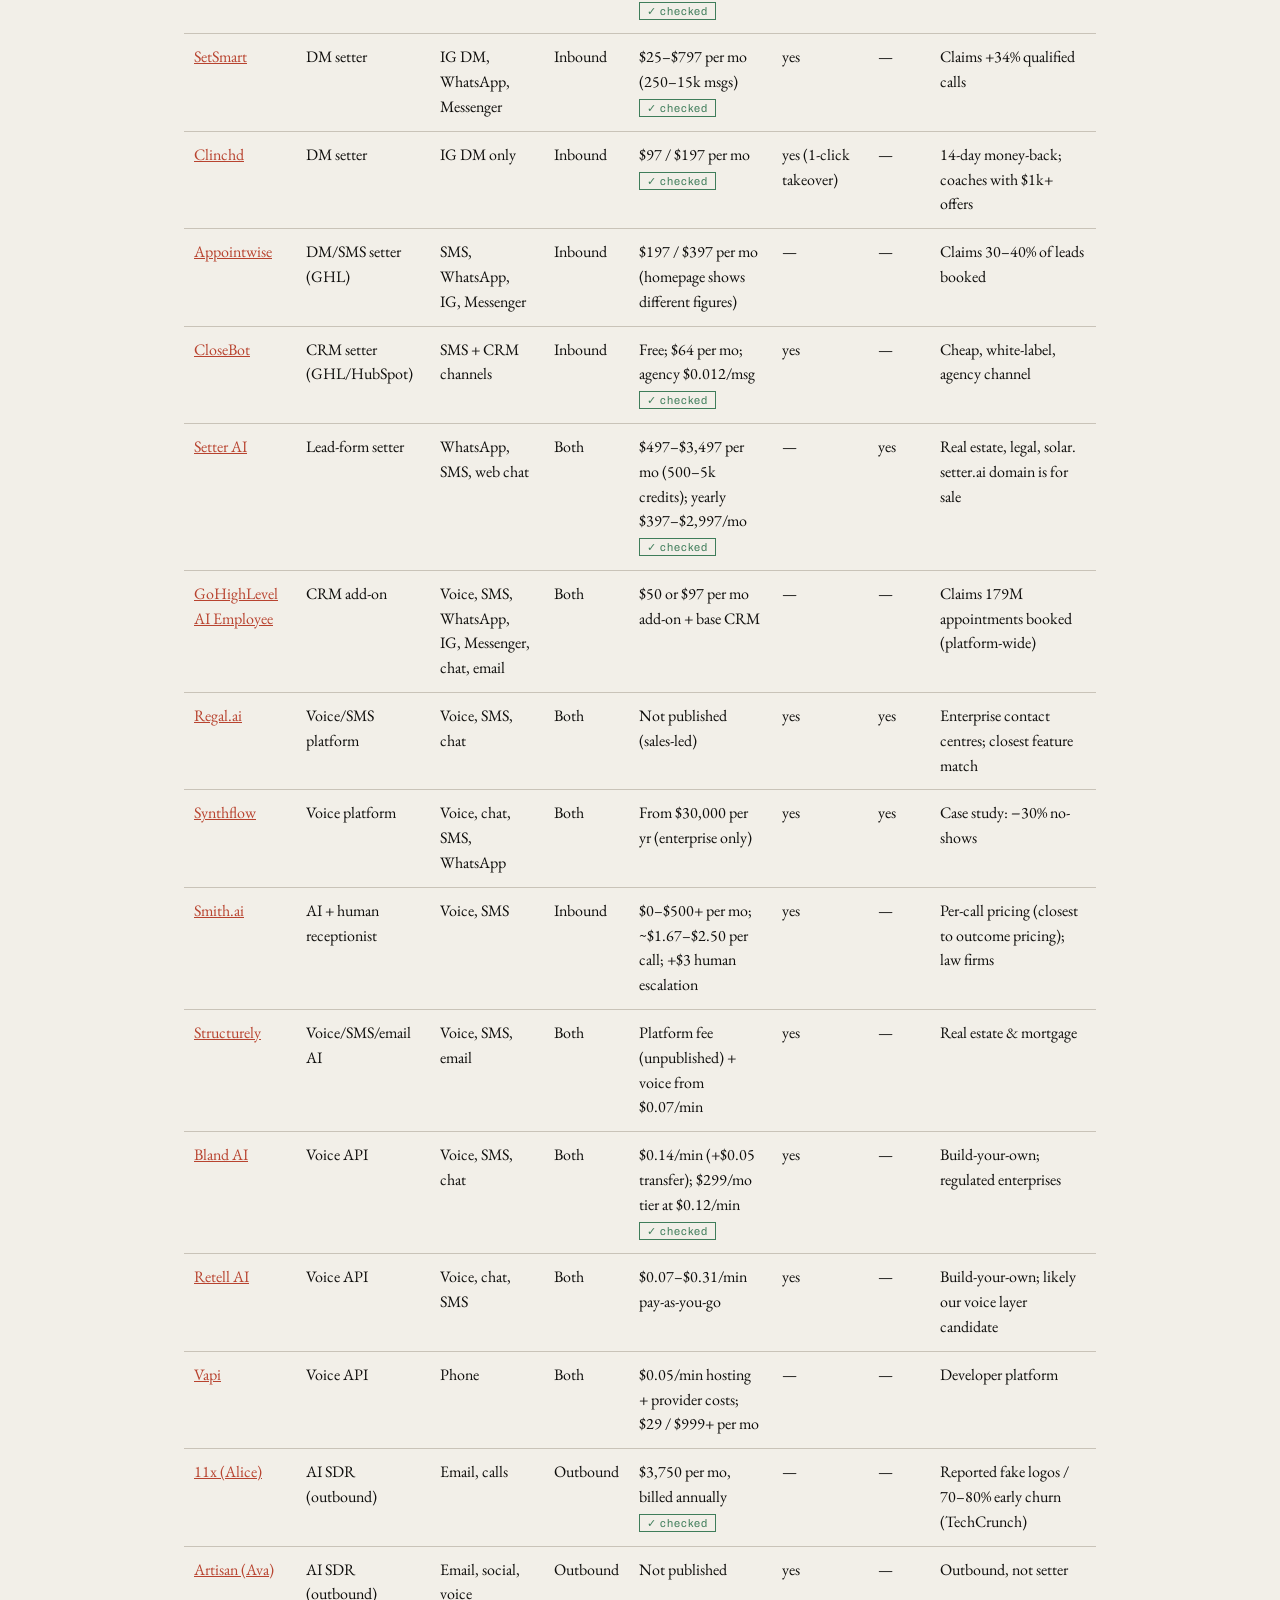
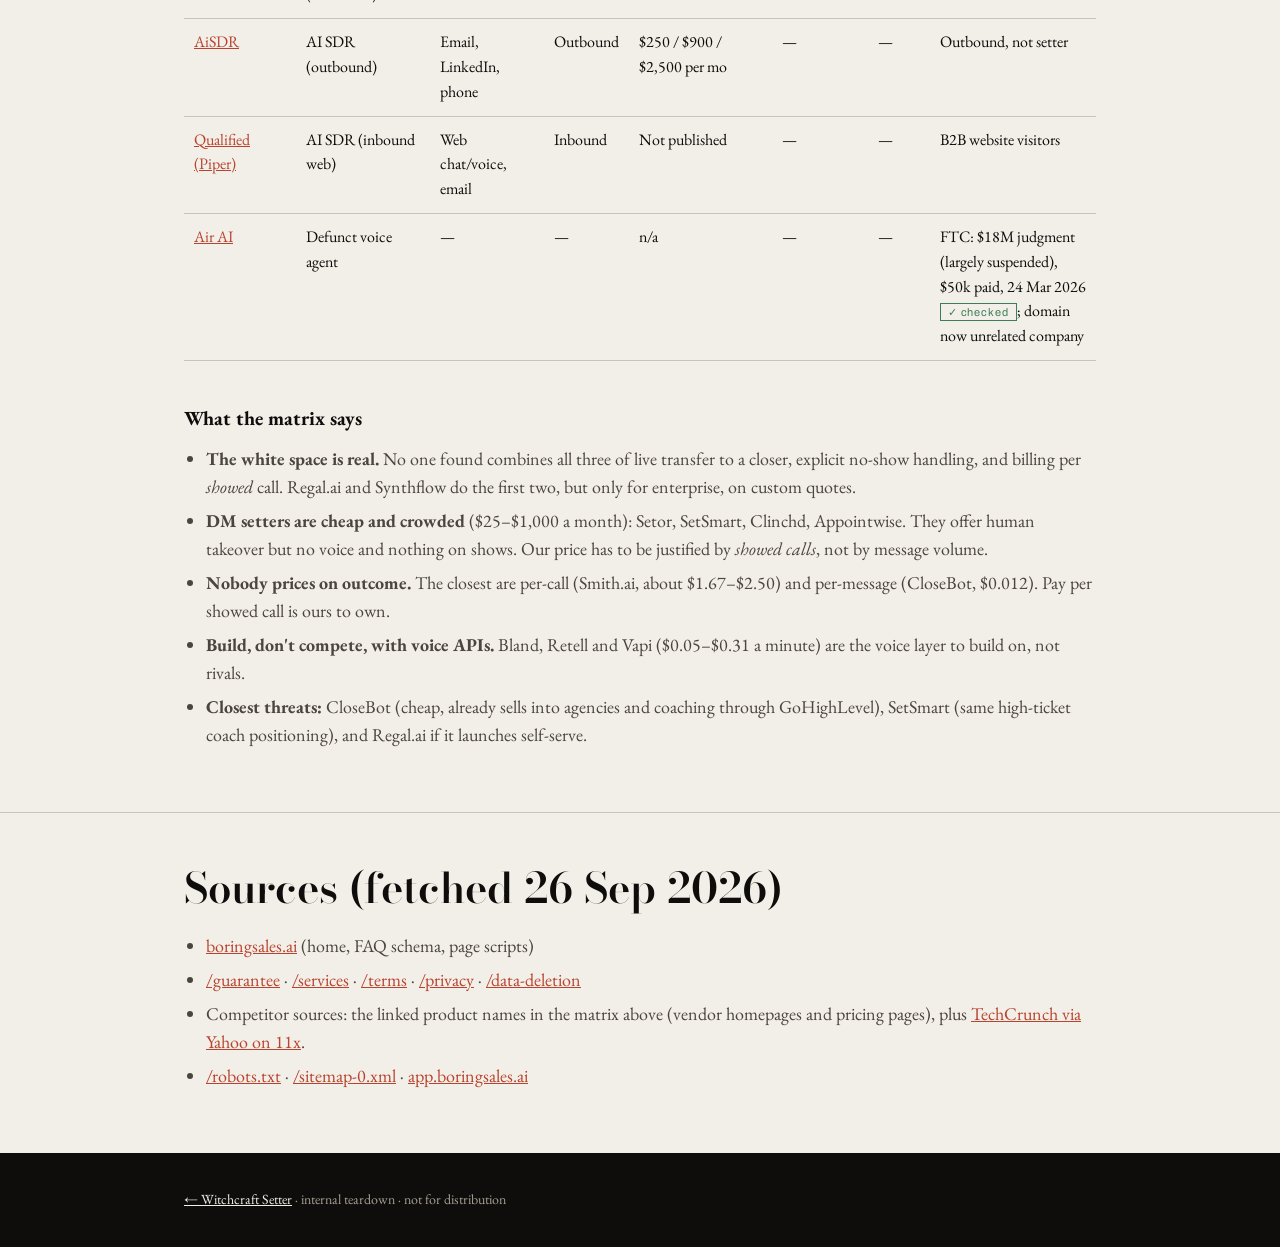
<file: pages/setter/teardown/index.html>
<!doctype html>
<html lang="en">
<head>
<meta charset="utf-8">
<meta name="viewport" content="width=device-width, initial-scale=1">
<meta name="robots" content="noindex, nofollow">
<title>BoringSales Teardown | Witchcraft Setter</title>
<meta name="description" content="Internal teardown of boringsales.ai, captured 26 Sep 2026, and how Witchcraft Setter beats it.">
<link rel="preconnect" href="https://fonts.googleapis.com">
<link rel="preconnect" href="https://fonts.gstatic.com" crossorigin>
<link href="https://fonts.googleapis.com/css2?family=Archivo:wght@400..700&family=Bodoni+Moda:ital,opsz,wght@0,6..96,400..900;1,6..96,400..900&family=EB+Garamond:ital,wght@0,400..700;1,400..700&display=swap" rel="stylesheet">
<style>
:root{--ink:#0E0D0B;--paper:#F2EFE8;--paper2:#E8E3D8;--body:#4A453D;--mute:#6B655C;--rule:#C9C3B8;--accent:#B8432F;--ok:#3F7D5A;
--d:'Bodoni Moda',Georgia,serif;--n:'EB Garamond',Garamond,Georgia,serif;--m:'Archivo','Helvetica Neue',Helvetica,Arial,sans-serif;--pad:clamp(16px,5vw,80px)}
*{box-sizing:border-box;margin:0;padding:0}
body{background:var(--paper);color:var(--ink);font-family:var(--n);font-size:18px;line-height:1.55;overflow-x:hidden}
a{color:var(--accent)}
.wrap{max-width:1040px;margin:0 auto;padding:0 var(--pad)}
header{background:var(--ink);color:var(--paper);padding:56px 0 48px}
header a{color:#E0654C}
.eyebrow{font-family:var(--m);font-size:12px;letter-spacing:.14em;text-transform:uppercase;color:var(--mute)}
header .eyebrow{color:#9C958A}
h1{font-family:var(--d);font-weight:600;font-size:clamp(38px,6vw,72px);line-height:1.02;margin:.3em 0 .3em}
h1 em,h2 em{font-style:italic;color:var(--accent)}
header h1 em{color:#E0654C}
h2{font-family:var(--d);font-weight:600;font-size:clamp(28px,3.6vw,42px);line-height:1.1;margin:0 0 .5em}
h3{font-size:20px;margin:1.2em 0 .3em}
section{padding:52px 0;border-top:1px solid var(--rule)}
p{margin:.6em 0;color:var(--body);max-width:75ch}
ul,ol{margin:.6em 0 .6em 22px;color:var(--body)}
li{margin:.35em 0}
blockquote{border-left:3px solid var(--accent);padding:6px 16px;margin:14px 0;font-family:var(--d);font-style:italic;font-size:20px;color:var(--ink);max-width:70ch}
.bluf{background:var(--paper2);border:1px solid var(--rule);padding:22px 24px;margin-top:26px}
.bluf li{color:var(--ink)}
table{width:100%;border-collapse:collapse;margin:18px 0;font-size:16px}
th,td{text-align:left;padding:11px 10px;border-bottom:1px solid var(--rule);vertical-align:top}
th{font-family:var(--m);font-size:11px;letter-spacing:.12em;text-transform:uppercase;color:var(--mute);font-weight:500}
.tw{overflow-x:auto;-webkit-overflow-scrolling:touch}
.tw table{min-width:640px}
.tag{font-family:var(--m);font-size:11px;letter-spacing:.08em;padding:2px 7px;border:1px solid var(--rule);white-space:nowrap}
.tag.hi{border-color:var(--ok);color:var(--ok)}
.tag.lo{border-color:var(--accent);color:var(--accent)}
.grid2{display:grid;grid-template-columns:1fr 1fr;gap:28px}
@media(max-width:800px){.grid2{grid-template-columns:1fr}}
.card{border:1px solid var(--rule);padding:18px 20px;background:#fff}
.card h3{margin-top:0}
code{font-family:var(--m);font-size:14px;background:var(--paper2);padding:1px 5px}
footer{background:var(--ink);color:#A79F93;padding:36px 0;font-size:14px}
footer a{color:var(--paper)}
</style>
</head>
<body>
<header>
  <div class="wrap">
    <div class="eyebrow">Internal · not indexed · captured 26 Sep 2026 AEST</div>
    <h1>BoringSales, <em>taken apart.</em></h1>
    <p style="color:#CFC9BD">A teardown of <a href="https://boringsales.ai/">boringsales.ai</a> from its public pages (home, guarantee, services, terms, privacy, data deletion, sitemap, robots, page source), and exactly where <a href="/setter/">Witchcraft Setter</a> beats it.</p>
  </div>
</header>

<section>
  <div class="wrap">
    <h2>Bottom line</h2>
    <div class="bluf"><ol>
      <li><b>What it is:</b> a three-month-old, done-for-you <b>AI voice setter for inbound leads</b>. It calls within 60 seconds, qualifies, books, and follows up by SMS. It is sold to US home-service SMBs, and the same team also runs their Meta ads.</li>
      <li><b>Strongest asset:</b> positioning. "You don't have a lead problem, you have a speed-to-revenue problem" is sharp, true, and backed by an inbound-only, consent-first legal setup.</li>
      <li><b>Biggest gap:</b> it stops at "booked". There is no live hand-off to a closer, no show-rate engine, one channel plus SMS, and a human listens to every call, which caps how far it can scale.</li>
      <li><b>Proof gap:</b> there are zero product results on the site. The "12–15 deals per 100 leads" figure is labelled a <i>goal</i>, and every testimonial is about the founder's consulting, not the product.</li>
      <li><b>How we win:</b> first touch in 10 seconds on 7 channels, live transfer of hot leads, no-show rescue, AI scoring of 100% of calls, <b>pay per showed call</b>, and a public scoreboard. High-ticket teams first.</li>
    </ol></div>
  </div>
</section>

<section>
  <div class="wrap">
    <h2>Company &amp; timing</h2>
    <div class="tw"><table>
      <tr><th>Item</th><th>Finding</th><th>Source</th></tr>
      <tr><td>Legal entity</td><td>National Acquisition Holdings, LLC, doing business as BoringSales</td><td>footer, terms, privacy</td></tr>
      <tr><td>Likely base</td><td>Texas. Arbitration is seated in Travis County, TX (Austin)</td><td>terms §16</td></tr>
      <tr><td>Face of the brand</td><td>"Malik", a closer and Meta-ads growth consultant. Every testimonial names him</td><td>home, testimonials</td></tr>
      <tr><td>Age</td><td>Terms and guarantee dated 23 Jun 2026, privacy 18 Aug 2026. About 3 months live</td><td>legal pages</td></tr>
      <tr><td>Stage</td><td>"Now onboarding early-access customers · Apply for a pilot"</td><td>home banner</td></tr>
      <tr><td>Contact</td><td>hello@boringsales.ai · X @boringsales · LinkedIn linked</td><td>schema.org, footer</td></tr>
    </table></div>
  </div>
</section>

<section>
  <div class="wrap">
    <h2>Offer &amp; positioning</h2>
    <blockquote>"We install a proven appointment setter in your business in under an hour. It calls every lead, instantly qualifies them, and books the appointment ready for you to close. If it doesn't perform, you don't pay."</blockquote>
    <ul>
      <li><b>Category they claim:</b> "The only team that specializes in speed to revenue". Their single metric is the <i>lead-to-deal ratio</i>.</li>
      <li><b>Enemy framing:</b> email and SMS autoresponders ("avoidance dressed up as action"), blaming the lead source, the "magic-button AI fantasy" (a swipe at 11x-style AI SDRs), and the bloated $85K tech stack.</li>
      <li><b>Differentiator claimed:</b> "Built by closers, not coders". Closers write the scripts and rebuttals; "an expert seller … listens to every call, scores it, and coaches the AI".</li>
      <li><b>Who it is for:</b> "home-service or SMB business (HVAC, roofing, plumbing)". The services page adds coaches and local service providers.</li>
      <li><b>Integrations:</b> Salesforce, HubSpot, GoHighLevel, Calendly, Google Calendar, Zapier.</li>
      <li><b>Channels:</b> phone call with a "natural AI voice", then "follows up by text". No DMs, WhatsApp, email or video.</li>
      <li><b>Second product:</b> they <b>run the client's Meta ads</b> inside the client's own ad account and read the results back. Ads plus setter are sold as one system.</li>
    </ul>
  </div>
</section>

<section>
  <div class="wrap">
    <h2>Pricing &amp; the guarantee, read closely</h2>
    <p><b>Pricing is not published.</b> The terms describe it as a <i>one-time setup fee + recurring subscription (monthly or annual) + usage-based charges (e.g. call volume or minutes)</i>, with trials "from time to time".</p>
    <p><b>The guarantee is conditional, and it pays out on activity, not outcomes.</b> "Perform" means the setter "calls your inbound leads fast, qualifies them, and books appointments". To qualify you need:</p>
    <ul>
      <li>at least <b>50 fresh, opted-in inbound leads a month</b>, each no more than 6 months old, with consent to call;</li>
      <li>a connected calendar with reasonable availability, and no pausing, throttling or diverting of lead flow;</li>
      <li>to attend the appointments it books, complete onboarding, and route <i>all</i> eligible leads to them rather than competing channels.</li>
    </ul>
    <p>The remedy is to "keep working at no additional cost", and only then refund <b>subscription fees</b> for the period. It excludes low volume, offer or price changes, and "unworked appointments". Liability is capped at the <b>greater of 3 months' fees or US$100</b>. Their weak spot: <b>a setter that books no-shows still "performed".</b></p>
  </div>
</section>

<section>
  <div class="wrap">
    <h2>Funnel &amp; site mechanics</h2>
    <div class="tw"><table>
      <tr><th>Layer</th><th>What they run</th><th>What it tells us</th></tr>
      <tr><td>Site</td><td>Astro 5.18 static site on Cloudflare. Light/dark theme. Fonts Inter + Playfair + IBM Plex Mono</td><td>Cheap, fast, built by a small team (likely AI-assisted)</td></tr>
      <tr><td>Tracking</td><td>Meta Pixel + <b>server-side Conversions API</b> at <code>/api/capi</code>, de-duplicated on a shared event_id</td><td>They buy traffic on Meta, and they know what they're doing</td></tr>
      <tr><td>Attribution</td><td>Captures fbclid, gclid and utm_* into sessionStorage, appends them to app links, and beacons to <code>app.boringsales.ai/t</code></td><td>They run their own CRM ("Admin cockpit | Client portal") at app.boringsales.ai</td></tr>
      <tr><td>Conversion</td><td>"Book a demo" fires InitiateCheckout and opens a modal. Applicants land on <code>/demo-applied</code>: "You're in. Now pick your time."</td><td>Application-gated demo, classic high-ticket funnel</td></tr>
      <tr><td>Live demo</td><td>"Enter your number and our AI setter calls you". The field is <b>+1 only</b></td><td>US and Canada only today</td></tr>
      <tr><td>Proof media</td><td>6 recorded demo calls (20–43s) on Bunny Stream: "Holding the price line", "I already have a front desk", "The $24K math", realty discovery. Plus 2 Loom videos</td><td>Good objection coverage, but they are demo calls, not client results</td></tr>
      <tr><td>AEO</td><td>robots.txt explicitly welcomes GPTBot, ClaudeBot, PerplexityBot and Google-Extended</td><td>They want to be the answer AI assistants give. We should do the same</td></tr>
    </table></div>
  </div>
</section>

<section>
  <div class="wrap">
    <h2>Proof audit</h2>
    <ul>
      <li><b>Outcome claim:</b> "Most businesses 3 to 5 deals per 100 leads · The goal with us 12 to 15". Explicitly a <b>goal</b>, not a result.</li>
      <li><b>Testimonials:</b> six, all about "working with Malik" (strategy, ads, clarity). The page itself says they are from "business owners who have worked directly with the closers now building BoringSales". <b>None describe the product.</b></li>
      <li><b>Named clients, logos, case studies:</b> none. After the 11x fake-logo episode, that is honest, but it is also empty.</li>
    </ul>
  </div>
</section>

<section>
  <div class="wrap">
    <h2>Legal posture</h2>
    <p>This part is well drafted, and we should match it. The client warrants TCPA, state "mini-TCPA" and two-party recording consent, and promises to honour do-not-call lists, opt-outs and calling-time limits. The terms also include an "Individual Results Vary" section, a warranty disclaimer, indemnification by the client, and binding arbitration with a class-action waiver. Their data-deletion page exists for Meta app review, because they hold Facebook Page and ad-account tokens.</p>
  </div>
</section>

<section>
  <div class="wrap">
    <h2>Strengths vs gaps</h2>
    <div class="grid2">
      <div class="card"><h3>What they do well</h3><ul>
        <li>Crisp "speed-to-revenue" message, one metric</li>
        <li>Inbound-only, consent-first, legally clean</li>
        <li>Closer-written scripts plus human QC: good early quality</li>
        <li>Ads plus setter as one system, so they control both halves</li>
        <li>Solid tracking (Pixel + CAPI) and their own CRM</li>
        <li>Answer-engine-ready site</li>
      </ul></div>
      <div class="card"><h3>Where they are exposed</h3><ul>
        <li>Voice and SMS only. No DM, WhatsApp, email or video</li>
        <li>No live transfer: every hot lead waits for a booked slot</li>
        <li>Nothing on show rate or no-shows</li>
        <li>A human listens to every call, so QC cost grows with volume</li>
        <li>Guarantee is on activity; pricing hidden</li>
        <li>No product results. Brand rests on one founder</li>
        <li>US-only demo. Low-ticket home services first</li>
      </ul></div>
    </div>
  </div>
</section>

<section>
  <div class="wrap">
    <h2>Where our <em>3x</em> comes from</h2>
    <p>Better sales, better sound, better inference, video calls through Spatius, or self-scheduling? All five, but they are not equal. Ranked by impact on revenue:</p>
    <div class="tw"><table>
      <tr><th>#</th><th>Lever</th><th>BoringSales</th><th>Witchcraft Setter</th><th>Metric we publish</th><th>Confidence</th></tr>
      <tr><td>1</td><td><b>Better sales:</b> live hand-off</td><td>Books for later</td><td>Warm-transfers leads scoring 80+ to an available closer mid-call, with a whisper summary</td><td>% of hot leads closed same day</td><td><span class="tag hi">high</span></td></tr>
      <tr><td>2</td><td><b>Self-scheduling:</b> show-rate engine</td><td>Books the calendar</td><td>Confirm, remind, closer video, one-tap reschedule, automatic no-show rebooking</td><td>Show rate; cost per showed call</td><td><span class="tag hi">high</span></td></tr>
      <tr><td>3</td><td><b>Channels</b></td><td>Call + SMS</td><td>Reply on the channel the lead used (IG DM, WhatsApp, Messenger, SMS, email, voice) in &lt;10s</td><td>Contact rate within 5 min</td><td><span class="tag hi">high</span></td></tr>
      <tr><td>4</td><td><b>Better inference</b></td><td>Undisclosed model; human QC</td><td>Fast model for real-time turn-taking, strong model for post-call scoring, memory shared across channels, automatic A/B of openers and rebuttals</td><td>Booked rate by script version</td><td><span class="tag hi">med-high</span></td></tr>
      <tr><td>5</td><td><b>Better sound</b></td><td>"Natural AI voice"</td><td>Premium low-latency voice, sub-second turn-taking, optional consented clone of the team's best closer, multilingual</td><td>Median response latency; hang-up rate in first 15s</td><td><span class="tag">medium</span></td></tr>
      <tr><td>6</td><td><b>Video via Spatius</b></td><td>None</td><td>Avatar video intro before the call, and an optional avatar video "reception" for leads who click through. Spatius names reception avatars as one of its best-performing products</td><td>Show rate, avatar vs no avatar (A/B)</td><td><span class="tag lo">unproven: pilot</span></td></tr>
      <tr><td>7</td><td><b>Commercial model</b></td><td>Setup + subscription + minutes; activity guarantee</td><td>$0 setup, <b>pay per showed call</b>, split-flow pilot</td><td>Public scoreboard</td><td><span class="tag hi">high</span></td></tr>
    </table></div>
    <p><b>The likeliest misreading, and why it's wrong:</b> "3x better" does <i>not</i> mean calling faster than 60 seconds. Below one minute, speed has diminishing returns. The 3x lives in what happens <i>after</i> first contact: transfer, show rate and persistence.</p>
  </div>
</section>

<section>
  <div class="wrap">
    <h2>Threats &amp; next moves</h2>
    <ul>
      <li><b>They can copy features in weeks.</b> Our durable edges are distribution (a network of working high-ticket closers), outcome pricing they can't match without trusting their own numbers, and public proof.</li>
      <li><b>Name:</b> boringsales.ai, .com and .co are all taken (the .ai is them). We are running as <b>Witchcraft Setter</b> on witchcraft.business/setter until a brand is chosen.</li>
      <li><b>Build order:</b> (1) voice + SMS speed-to-lead with live transfer on one pilot, (2) show-rate engine, (3) IG/WhatsApp DMs via the official API, (4) Spatius avatar A/B.</li>
    </ul>
  </div>
</section>

<section id="beat">
  <div class="wrap">
    <h2>Beating their five strengths, <em>researched</em></h2>
    <p>The five things BoringSales does well, the best documented practice for each, and what is already live on witchcraft.business/setter (26 Sep 2026). Confidence tags: <span class="tag hi">high</span> = primary source or verified live; <span class="tag">medium</span> = practitioner consensus; <span class="tag lo">low</span> = directional only.</p>
    <div class="tw"><table>
      <tr><th>Their strength</th><th>Best documented practice</th><th>What we shipped</th><th>Still to do</th></tr>
      <tr><td><b>1. Crisp “speed-to-revenue” message, one metric</b></td>
        <td>Use only traceable numbers: 100× contact and 21× qualification odds at 5 vs 30 min (Oldroyd/InsideSales 2007, 15,000+ leads); 42-hour average response (HBR 2011, 2,241 firms); 8× conversion within 5 min (XANT 2021, 5.7M leads). “78% buy from the first responder” has no traceable source. <span class="tag hi">high</span></td>
        <td>Hero headline <i>“Every lead touched in 10 seconds. Paid when the call shows.”</i> The single metric is <b>cost per showed call</b>, which is the number we're paid on. A live hero simulation draws the decay curve and cites its sources on the page.</td>
        <td>Swap the simulation for real pilot numbers once we have them.</td></tr>
      <tr><td><b>2. Inbound-only, consent-first</b></td>
        <td>US: AI voice counts as “artificial voice” (FCC 24-17). The one-to-one consent rule was vacated (11th Cir., <i>IMC v FCC</i>, 24 Jan 2025). Opt-out in any reasonable wording applies from Apr 2025. AU: Telemarketing Standard 2017 hours are weekdays 9am–8pm and Saturday 9am–5pm, with no Sundays or public holidays; caller ID must be shown and the call must end on request. <span class="tag hi">high</span></td>
        <td>The form stores the <b>exact consent wording</b> checked server-side against a canonical version, plus timestamp, IP, country and user agent, in our own database (Cloudflare D1). AI disclosure in the first line. “Stop” works on the demo.</td>
        <td>A DNC scrub and a quiet-hours engine per lead timezone, before any real outbound call.</td></tr>
      <tr><td><b>3. Closer-written scripts + human QC</b></td>
        <td>Have humans calibrate the rubric, let AI score every call, and route disagreements and the bottom slice to human review. Human-listens-to-everything costs rise linearly with call volume. <span class="tag">medium</span></td>
        <td>A scripted playbook in closer language with objection branches (price, send info, busy, already have someone, bot, stop), live CRM scoring, and hot/warm/nurture routing.</td>
        <td>Thiago writes the rubric. Next come an LLM judge calibrated on 50 human-scored calls and weekly A/B on openers.</td></tr>
      <tr><td><b>4. Ads + setter as one system</b></td>
        <td>Send CRM stages back to Meta with the Conversions API: Lead → Schedule → Purchase (with value). Optimise on the middle event, because Purchase is too sparse. Aim for event match quality of 7 or more, deduplicate on event_id, and don't reset the learning phase for about 6 weeks. <span class="tag">medium</span></td>
        <td>Every lead gets an <code>event_id</code>, and the browser Pixel call is wired to dedupe against a future server event. A funnel <code>events</code> table (lead_created, first_touch, demo_booked) is ready to map to Schedule and Showed.</td>
        <td><b>Needs Rio:</b> the Meta Pixel ID and a CAPI token. Then add a Showed custom event (a better signal than Schedule, and one BoringSales doesn't advertise).</td></tr>
      <tr><td><b>5. Tracking + their own CRM</b></td>
        <td>Capture first-touch attribution (UTM, fbclid, gclid, referrer, landing page) server-side on the lead record. <span class="tag hi">high</span></td>
        <td>Captured on every submission and stored in D1 alongside the lead, which is the start of our own CRM. Rate limit, honeypot and validation are all live.</td>
        <td>An owner-only lead view behind Cloudflare Access, plus Cloudflare Web Analytics (no cookies).</td></tr>
      <tr><td><b>6. Answer-engine-ready site</b></td>
        <td>Robots allow-lists do nothing if the CDN blocks AI crawlers at the edge (Cloudflare defaults did). Server-rendered content, structured data, named sources and statistics, fresh pages, and third-party mentions all help. llms.txt is cheap but has thin evidence of use. <span class="tag">medium</span></td>
        <td><b>Edge AI-bot blocking and Cloudflare's managed robots.txt switched off on all 32 zones</b>. GPTBot and ClaudeBot went from 403 to 200. Added robots.txt, sitemap.xml, llms.txt, and JSON-LD (Organization, SoftwareApplication with offer, FAQPage) on the setter page.</td>
        <td>Submit the sitemap to Bing Webmaster Tools and IndexNow (ChatGPT search leans on Bing). Get listed on G2 or Capterra and in Reddit threads.</td></tr>
    </table></div>
    <p><b>Where we already exceed them:</b> a live, talking, lip-synced face (Spatius) with ElevenLabs v3 voice, where they have 20-to-40-second recorded clips. A real form that calls you back on the page in about a second, where they have a US-only (+1) call-me form. Outcome pricing, where they hide theirs. Named sources on every statistic, where their “first responder wins” line is unsourced.</p>
  </div>
</section>

<section id="matrix">
  <div class="wrap">
    <h2>Competitor matrix <em>(19 products)</em></h2>
    <p>Figures come from each vendor's own homepage or pricing page, fetched 26 Sep 2026. Prices marked <span class="tag hi">✓ checked</span> were re-fetched and confirmed independently. "yes" under live transfer or no-show means the vendor's own site says so; "—" means we found no claim, not that the feature is missing.</p>
    <div class="tw"><table>
      <tr><th>Product</th><th>Type</th><th>Channels</th><th>Focus</th><th>Published price (USD)</th><th>Live transfer</th><th>No-show</th><th>Note</th></tr>
      <tr><td><a href="https://setor.ai/">Setor AI</a></td><td>DM setter</td><td>IG DM, voice notes</td><td>Inbound</td><td>$299 / $499 / $1,000 per mo (1k–10k AI replies) <span class="tag hi" title="Price re-checked on vendor page by us, 26 Sep 2026">✓ checked</span></td><td>yes</td><td>—</td><td>High-ticket IG coaches; Meta Verified Partner</td></tr>
<tr><td><a href="https://setsmart.io/pricing">SetSmart</a></td><td>DM setter</td><td>IG DM, WhatsApp, Messenger</td><td>Inbound</td><td>$25–$797 per mo (250–15k msgs) <span class="tag hi" title="Price re-checked on vendor page by us, 26 Sep 2026">✓ checked</span></td><td>yes</td><td>—</td><td>Claims +34% qualified calls</td></tr>
<tr><td><a href="https://www.clinchd.io/">Clinchd</a></td><td>DM setter</td><td>IG DM only</td><td>Inbound</td><td>$97 / $197 per mo <span class="tag hi" title="Price re-checked on vendor page by us, 26 Sep 2026">✓ checked</span></td><td>yes (1-click takeover)</td><td>—</td><td>14-day money-back; coaches with $1k+ offers</td></tr>
<tr><td><a href="https://www.appointwise.io/pricing">Appointwise</a></td><td>DM/SMS setter (GHL)</td><td>SMS, WhatsApp, IG, Messenger</td><td>Inbound</td><td>$197 / $397 per mo (homepage shows different figures)</td><td>—</td><td>—</td><td>Claims 30–40% of leads booked</td></tr>
<tr><td><a href="https://closebot.com/plans/">CloseBot</a></td><td>CRM setter (GHL/HubSpot)</td><td>SMS + CRM channels</td><td>Inbound</td><td>Free; $64 per mo; agency $0.012/msg <span class="tag hi" title="Price re-checked on vendor page by us, 26 Sep 2026">✓ checked</span></td><td>yes</td><td>—</td><td>Cheap, white-label, agency channel</td></tr>
<tr><td><a href="https://www.trysetter.com/pricing">Setter AI</a></td><td>Lead-form setter</td><td>WhatsApp, SMS, web chat</td><td>Both</td><td>$497–$3,497 per mo (500–5k credits); yearly $397–$2,997/mo <span class="tag hi" title="Price re-checked on vendor page by us, 26 Sep 2026">✓ checked</span></td><td>—</td><td>yes</td><td>Real estate, legal, solar. setter.ai domain is for sale</td></tr>
<tr><td><a href="https://www.gohighlevel.com/">GoHighLevel AI Employee</a></td><td>CRM add-on</td><td>Voice, SMS, WhatsApp, IG, Messenger, chat, email</td><td>Both</td><td>$50 or $97 per mo add-on + base CRM</td><td>—</td><td>—</td><td>Claims 179M appointments booked (platform-wide)</td></tr>
<tr><td><a href="https://www.regal.ai/">Regal.ai</a></td><td>Voice/SMS platform</td><td>Voice, SMS, chat</td><td>Both</td><td>Not published (sales-led)</td><td>yes</td><td>yes</td><td>Enterprise contact centres; closest feature match</td></tr>
<tr><td><a href="https://synthflow.ai/pricing">Synthflow</a></td><td>Voice platform</td><td>Voice, chat, SMS, WhatsApp</td><td>Both</td><td>From $30,000 per yr (enterprise only)</td><td>yes</td><td>yes</td><td>Case study: −30% no-shows</td></tr>
<tr><td><a href="https://smith.ai/pricing/ai-receptionist">Smith.ai</a></td><td>AI + human receptionist</td><td>Voice, SMS</td><td>Inbound</td><td>$0–$500+ per mo; ~$1.67–$2.50 per call; +$3 human escalation</td><td>yes</td><td>—</td><td>Per-call pricing (closest to outcome pricing); law firms</td></tr>
<tr><td><a href="https://www.structurely.com/pricing">Structurely</a></td><td>Voice/SMS/email AI</td><td>Voice, SMS, email</td><td>Both</td><td>Platform fee (unpublished) + voice from $0.07/min</td><td>yes</td><td>—</td><td>Real estate &amp; mortgage</td></tr>
<tr><td><a href="https://www.bland.ai/pricing">Bland AI</a></td><td>Voice API</td><td>Voice, SMS, chat</td><td>Both</td><td>$0.14/min (+$0.05 transfer); $299/mo tier at $0.12/min <span class="tag hi" title="Price re-checked on vendor page by us, 26 Sep 2026">✓ checked</span></td><td>yes</td><td>—</td><td>Build-your-own; regulated enterprises</td></tr>
<tr><td><a href="https://www.retellai.com/pricing">Retell AI</a></td><td>Voice API</td><td>Voice, chat, SMS</td><td>Both</td><td>$0.07–$0.31/min pay-as-you-go</td><td>yes</td><td>—</td><td>Build-your-own; likely our voice layer candidate</td></tr>
<tr><td><a href="https://vapi.ai/pricing">Vapi</a></td><td>Voice API</td><td>Phone</td><td>Both</td><td>$0.05/min hosting + provider costs; $29 / $999+ per mo</td><td>—</td><td>—</td><td>Developer platform</td></tr>
<tr><td><a href="https://www.11x.ai/products/alice/pricing">11x (Alice)</a></td><td>AI SDR (outbound)</td><td>Email, calls</td><td>Outbound</td><td>$3,750 per mo, billed annually <span class="tag hi" title="Price re-checked on vendor page by us, 26 Sep 2026">✓ checked</span></td><td>—</td><td>—</td><td>Reported fake logos / 70–80% early churn (TechCrunch)</td></tr>
<tr><td><a href="https://www.artisan.co/pricing">Artisan (Ava)</a></td><td>AI SDR (outbound)</td><td>Email, social, voice</td><td>Outbound</td><td>Not published</td><td>yes</td><td>—</td><td>Outbound, not setter</td></tr>
<tr><td><a href="https://aisdr.com/pricing/">AiSDR</a></td><td>AI SDR (outbound)</td><td>Email, LinkedIn, phone</td><td>Outbound</td><td>$250 / $900 / $2,500 per mo</td><td>—</td><td>—</td><td>Outbound, not setter</td></tr>
<tr><td><a href="https://www.qualified.com/pricing">Qualified (Piper)</a></td><td>AI SDR (inbound web)</td><td>Web chat/voice, email</td><td>Inbound</td><td>Not published</td><td>—</td><td>—</td><td>B2B website visitors</td></tr>
<tr><td><a href="https://www.ftc.gov/news-events/news/press-releases/2026/03/air-ai-its-owners-will-be-banned-marketing-business-opportunities-settle-ftc-charges-company-misled">Air AI</a></td><td>Defunct voice agent</td><td>—</td><td>—</td><td>n/a</td><td>—</td><td>—</td><td>FTC: $18M judgment (largely suspended), $50k paid, 24 Mar 2026 <span class="tag hi">✓ checked</span>; domain now unrelated company</td></tr>
    </table></div>
    <h3>What the matrix says</h3>
    <ul>
      <li><b>The white space is real.</b> No one found combines all three of live transfer to a closer, explicit no-show handling, and billing per <i>showed</i> call. Regal.ai and Synthflow do the first two, but only for enterprise, on custom quotes.</li>
      <li><b>DM setters are cheap and crowded</b> ($25–$1,000 a month): Setor, SetSmart, Clinchd, Appointwise. They offer human takeover but no voice and nothing on shows. Our price has to be justified by <i>showed calls</i>, not by message volume.</li>
      <li><b>Nobody prices on outcome.</b> The closest are per-call (Smith.ai, about $1.67–$2.50) and per-message (CloseBot, $0.012). Pay per showed call is ours to own.</li>
      <li><b>Build, don't compete, with voice APIs.</b> Bland, Retell and Vapi ($0.05–$0.31 a minute) are the voice layer to build on, not rivals.</li>
      <li><b>Closest threats:</b> CloseBot (cheap, already sells into agencies and coaching through GoHighLevel), SetSmart (same high-ticket coach positioning), and Regal.ai if it launches self-serve.</li>
    </ul>
  </div>
</section>

<section>
  <div class="wrap">
    <h2>Sources (fetched 26 Sep 2026)</h2>
    <ul>
      <li><a href="https://boringsales.ai/">boringsales.ai</a> (home, FAQ schema, page scripts)</li>
      <li><a href="https://boringsales.ai/guarantee">/guarantee</a> · <a href="https://boringsales.ai/services/">/services</a> · <a href="https://boringsales.ai/terms">/terms</a> · <a href="https://boringsales.ai/privacy">/privacy</a> · <a href="https://boringsales.ai/data-deletion">/data-deletion</a></li>
      <li>Competitor sources: the linked product names in the matrix above (vendor homepages and pricing pages), plus <a href="https://finance.yahoo.com/news/a16z-benchmark-backed-11x-claiming-230302762.html">TechCrunch via Yahoo on 11x</a>.</li>
      <li><a href="https://boringsales.ai/robots.txt">/robots.txt</a> · <a href="https://boringsales.ai/sitemap-0.xml">/sitemap-0.xml</a> · <a href="https://app.boringsales.ai/">app.boringsales.ai</a></li>
    </ul>
  </div>
</section>

<footer><div class="wrap"><a href="/setter/">← Witchcraft Setter</a> · internal teardown · not for distribution</div></footer>
</body>
</html>
</file>
